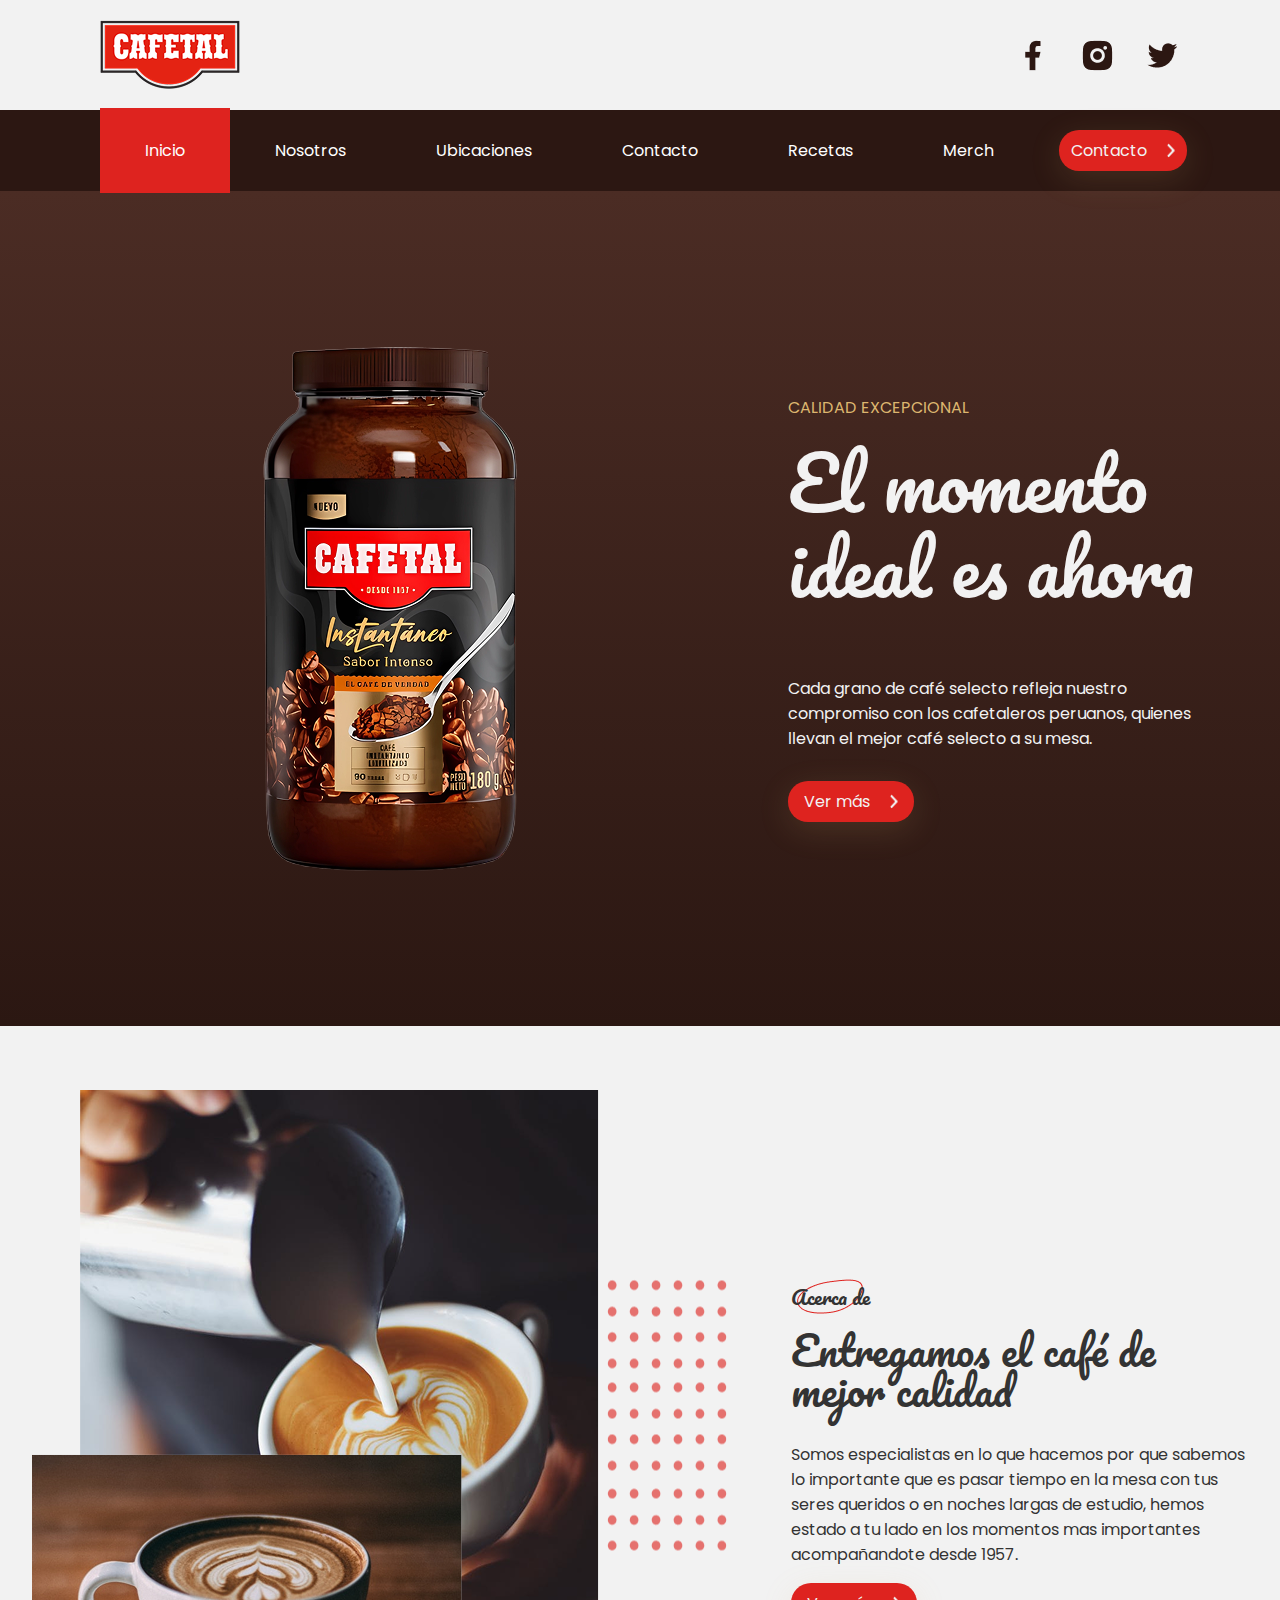
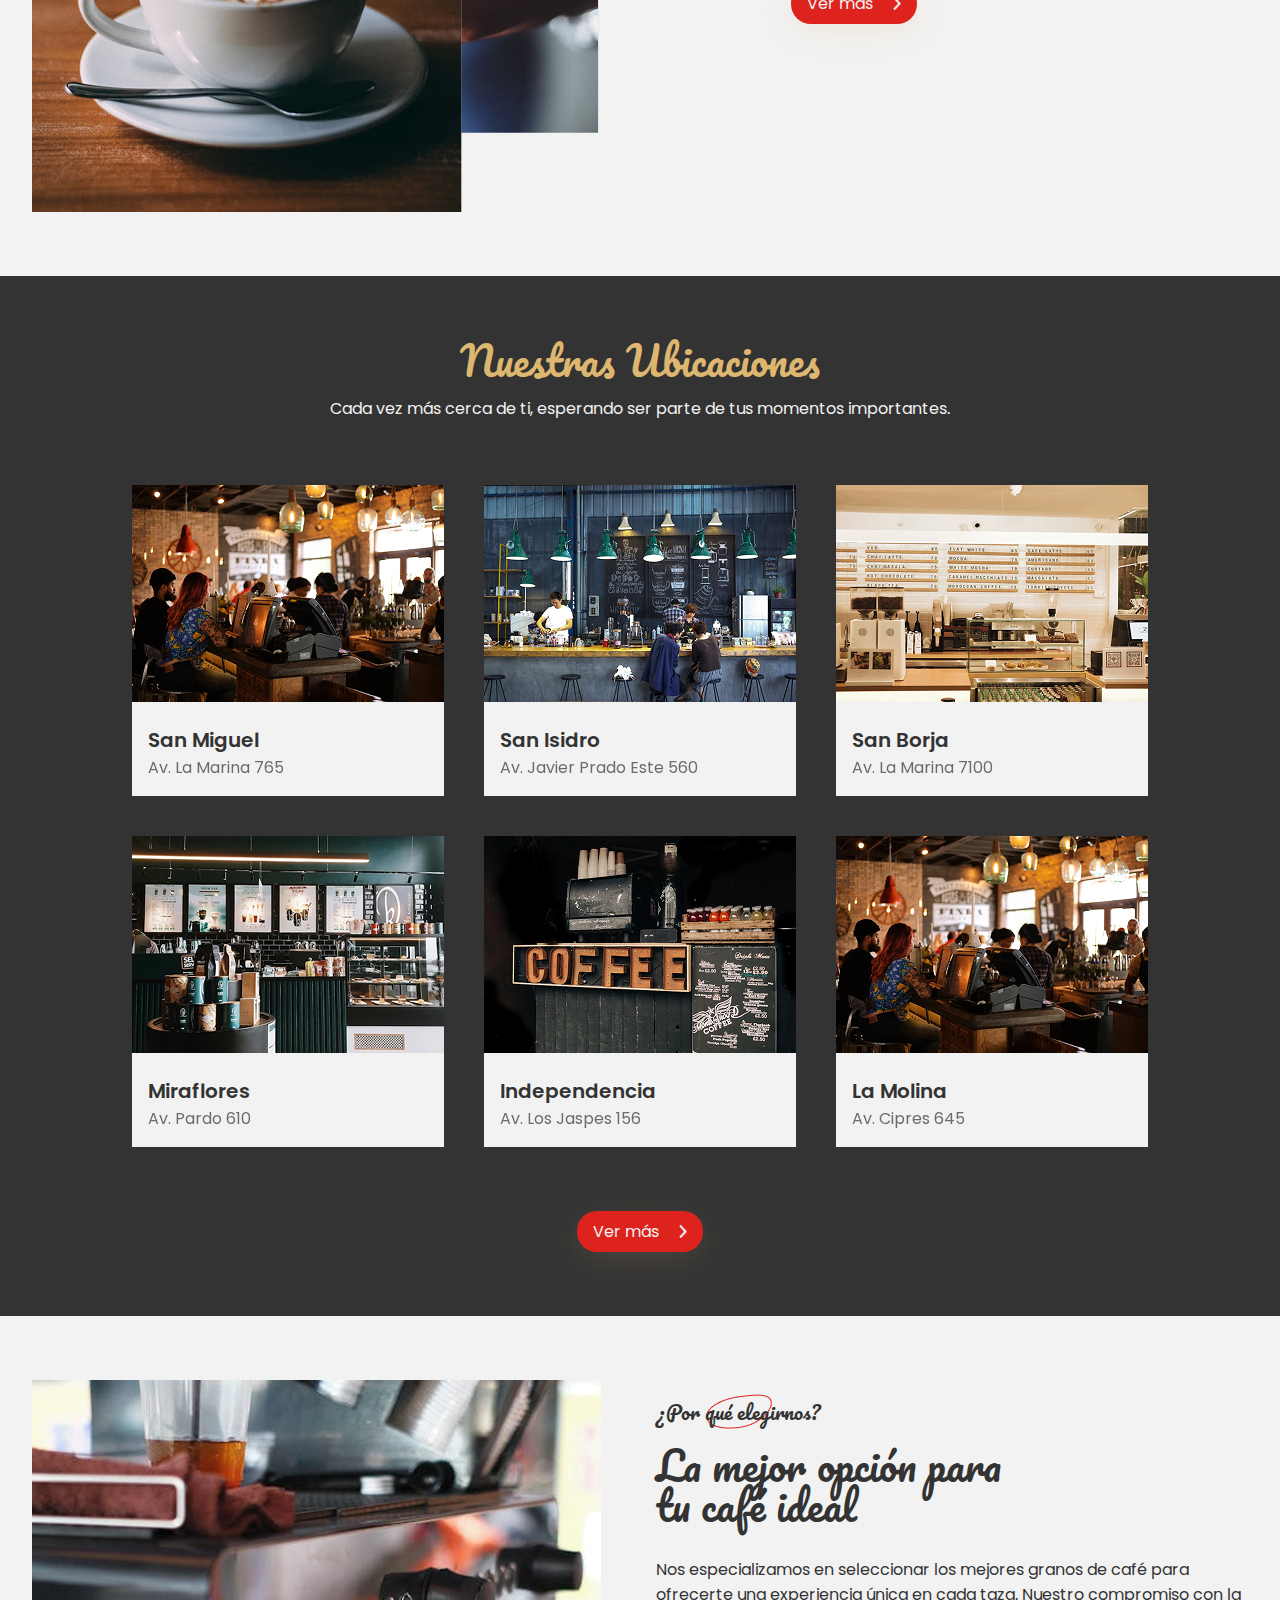
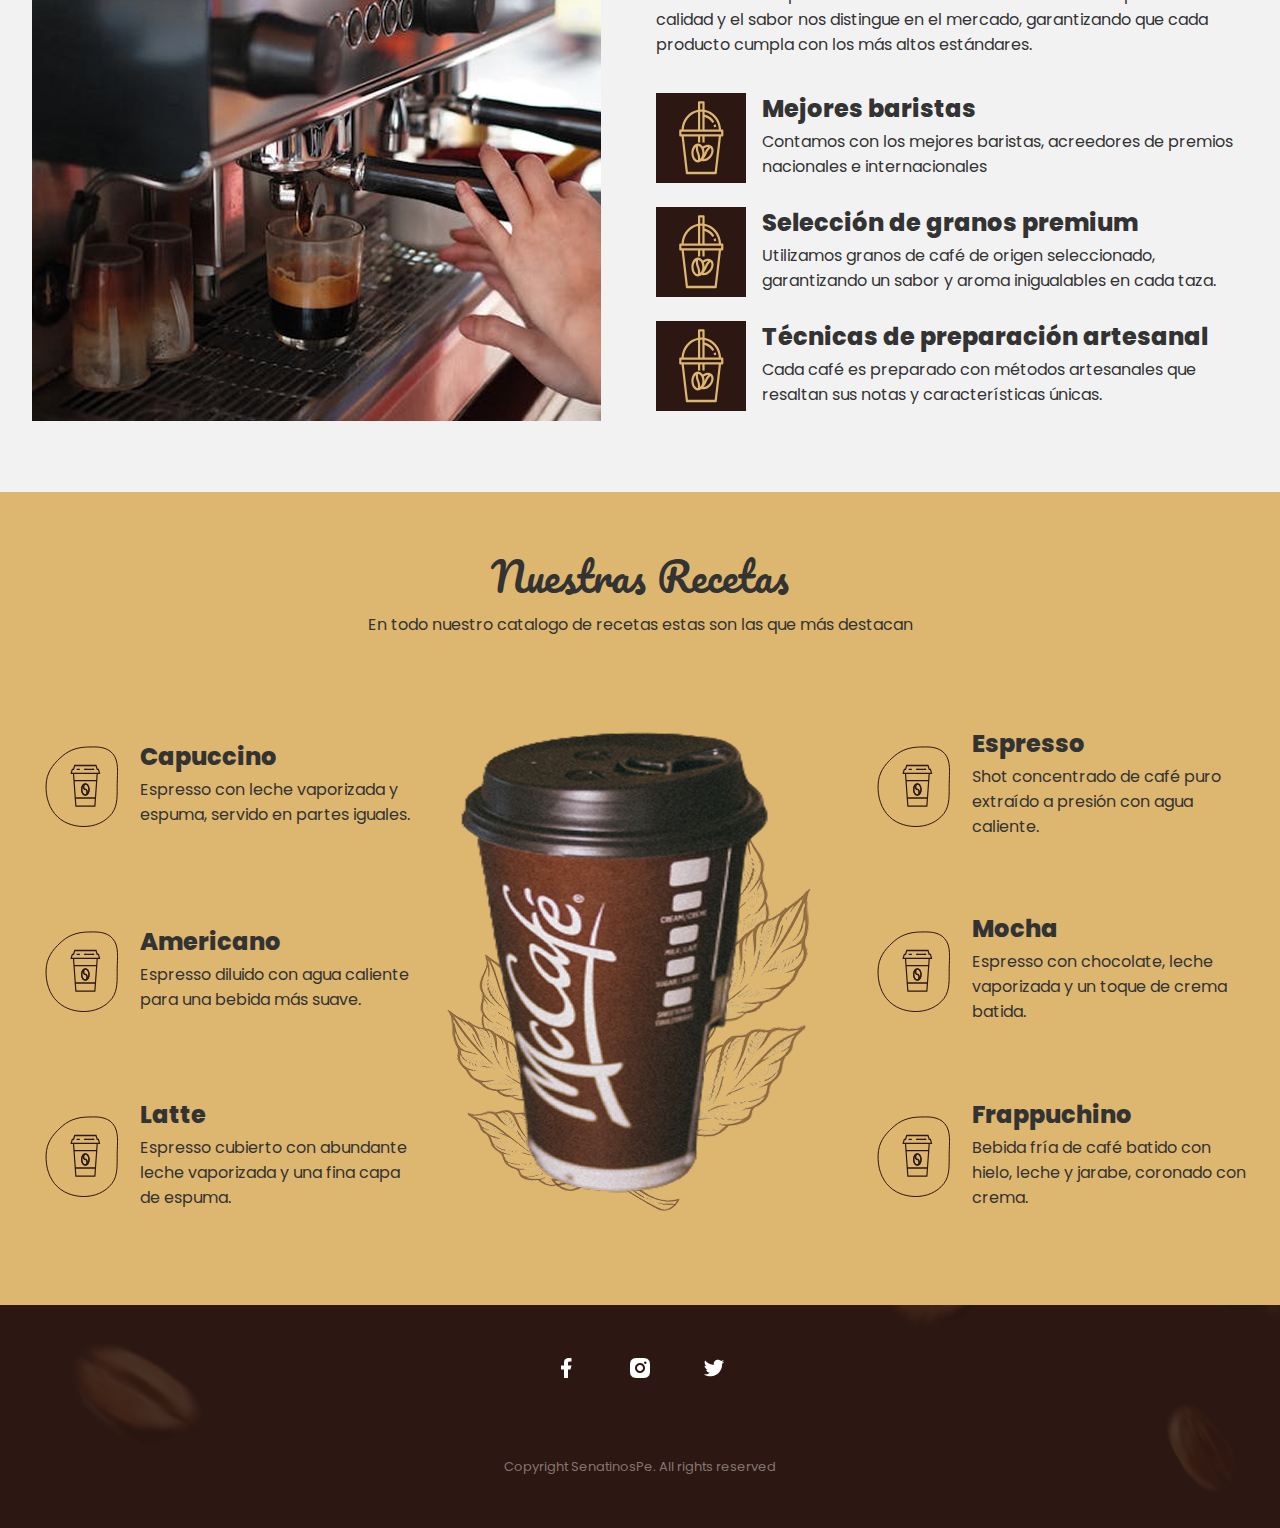
<file: paginas/index.html>
<!DOCTYPE html>
<html lang="es-pe">

<head>
    <meta charset="UTF-8">
    <meta name="viewport" content="width=device-width, initial-scale=1.0">
    <title>Cafetal</title>
    <link rel="stylesheet" href="/css/inicio.css">
    <link rel="stylesheet" href="/css/header.css">
</head>

<body>

    <header class="mainHeader">
        <nav>
            <div class="container-1">
                <img src="../img/contacto/logo.png" alt="">
                <div class="redes">
                    <img src="../img/contacto/faceboook.png" alt="">
                    <img src="../img/contacto/ig.png" alt="">
                    <img src="../img/contacto/twitter.png" alt="">
                </div>
            </div>

            <div class="container-2">
                <ul class="menu-horizontal">
                    <li><a class="activo" href="index.html">Inicio</a></li>
                    <li><a class="desactivado" href="nosotros.html">Nosotros</a></li>
                    <li><a class="desactivado" href="locales.html">Ubicaciones</a></li>
                    <li><a class="desactivado" href="contacto.html">Contacto</a></li>
                    <li><a class="desactivado" href="recetas.html">Recetas</a></li>
                    <li><a class="desactivado" href="merch.html">Merch</a></li>
                </ul>
                <div class="menu-hamburguesa">
                    <img src="..//img/contacto/logo.png" alt="">
                    <img src="../img/contacto/menu.png" alt="Menú" class="abrir-menu">
                </div>
                <a href="contacto.html" class="btn boton-contacto">
                    Contacto
                    <img class="flecha" src="../img/contacto/Flecha.png" alt="">
                </a>
            </div>
            <div id="overlay"></div>
        </nav>


    </header>

    <main>
        <section class="container-portada">
            <img src="/img/inicio/hero.png" alt="">
            <article class="section2">
                <p class="text_1">CALIDAD EXCEPCIONAL</p>
                <h1 class="text_2">El momento <br> ideal es ahora</h1>
                <p class="text_3">Cada grano de café selecto refleja nuestro compromiso con los cafetaleros peruanos,
                    quienes llevan el mejor café selecto a su mesa.</p>
                <a href="nosotros.html"  class="btn boton-contacto">
                    Ver más
                    <img class="flecha" src="../img/contacto/Flecha.png" alt="">
                </a>
            </article>
        </section>

        <section id="AboutUs">
            <div class="container">
                <div class="media">
                    <img src="/img/inicio/about-us-1.png" alt="Imagen Acerca de-1">
                    <img src="/img/inicio/about-us-2.png" alt="Imagen Acerca de-2">
                    <img src="/img/inicio/about-us-dots.png" alt="Imagen Acerca de Puntos">
                </div>

                <div class="content">
                    <p class="subheading">Acerca de</p>
                    <h2>Entregamos el café de mejor calidad</h2>
                    <p>Somos especialistas en lo que hacemos por que sabemos lo importante que es pasar tiempo en la
                        mesa
                        con tus seres queridos o en noches largas de estudio, hemos estado a tu lado en los momentos mas
                        importantes acompañandote desde 1957.</p>
                    <a href="nosotros.html" class="btn">
                        Ver más
                        <img class="flecha" src="../img/contacto/Flecha.png" alt="">
                    </a>
                </div>
            </div>
        </section>

        <section id="Locations">
            <div class="container">
                <header class="heading">
                    <h2>Nuestras Ubicaciones</h2>
                    <p>Cada vez más cerca de ti, esperando ser parte de tus momentos importantes.</p>
                </header>

                <div class="card-wrapper">
                    <article class="location-card">
                        <img src="/img/inicio/location-1.png" alt="">
                        <div class="card-info">
                            <p class="card-title">San Miguel</p>
                            <p class="card-address">Av. La Marina 765</p>
                        </div>
                    </article>
                    <article class="location-card">
                        <img src="/img/inicio/location-2.png" alt="">
                        <div class="card-info">
                            <p class="card-title">San Isidro</p>
                            <p class="card-address">Av. Javier Prado Este 560</p>
                        </div>
                    </article>
                    <article class="location-card">
                        <img src="/img/inicio/location-3.png" alt="">
                        <div class="card-info">
                            <p class="card-title">San Borja</p>
                            <p class="card-address">Av. La Marina 7100</p>
                        </div>
                    </article>
                    <article class="location-card">
                        <img src="/img/inicio/location-4.png" alt="">
                        <div class="card-info">
                            <p class="card-title">Miraflores</p>
                            <p class="card-address">Av. Pardo 610</p>
                        </div>
                    </article>
                    <article class="location-card">
                        <img src="/img/inicio/location-5.png" alt="">
                        <div class="card-info">
                            <p class="card-title">Independencia</p>
                            <p class="card-address">Av. Los Jaspes 156</p>
                        </div>
                    </article>
                    <article class="location-card">
                        <img src="/img/inicio/location-1.png" alt="">
                        <div class="card-info">
                            <p class="card-title">La Molina</p>
                            <p class="card-address">Av. Cipres 645</p>
                        </div>
                    </article>
                </div>

                <a href="locales.html" class="btn">
                    Ver más
                    <img class="flecha" src="../img/contacto/Flecha.png" alt="">
                </a>
            </div>
        </section>

        <section id="WhyUs">
            <div class="container">
                <div class="media">
                    <img src="/img/inicio/why-us.png" alt="Imagen Por qué elegirnos">
                </div>

                <div class="content">
                    <p class="subheading">¿Por qué elegirnos?</p>
                    <h2>La mejor opción para <br> tu café ideal</h2>
                    <p>Nos especializamos en seleccionar los mejores granos de café para ofrecerte una experiencia única
                        en
                        cada taza. Nuestro compromiso con la calidad y el sabor nos distingue en el mercado,
                        garantizando
                        que cada producto cumpla con los más altos estándares.</p>
                    <ul class="features">
                        <li class="feature">
                            <div class="icon">
                                
                            </div>
                            <div class="content">
                                <h3>Mejores baristas</h3>
                                <p>Contamos con los mejores baristas, acreedores de premios nacionales e internacionales
                                </p>
                            </div>
                        </li>

                        <li class="feature">
                            <div class="icon">

                            </div>
                            <div class="content">
                                <h3>Selección de granos premium</h3>
                                <p>Utilizamos granos de café de origen seleccionado, garantizando un sabor y aroma
                                    inigualables en cada taza.</p>
                            </div>
                        </li>

                        <li class="feature">
                            <div class="icon">
   
                            </div>
                            <div class="content">
                                <h3>Técnicas de preparación artesanal</h3>
                                <p>Cada café es preparado con métodos artesanales que resaltan sus notas y
                                    características
                                    únicas.</p>
                            </div>
                        </li>

                    </ul>
                </div>
            </div>
        </section>

        <section id="Recipes">
            <div class="container">
                <header class="heading">
                    <h2>Nuestras Recetas</h2>
                    <p>En todo nuestro catalogo de recetas estas son las que más destacan</p>
                </header>

                <div class="recetas-wrapper">
                    <article class="receta-card">
                        <div class="icon">
                        </div>
                        <div class="content">
                            <h3>Capuccino</h3>
                            <p>Espresso con leche vaporizada y espuma, servido en partes iguales.</p>
                        </div>
                    </article>
                    <article class="receta-card">
                        <div class="icon">
                        </div>
                        <div class="content">
                            <h3>Espresso</h3>
                            <p>Shot concentrado de café puro extraído a presión con agua caliente.</p>
                        </div>
                    </article>
                    <article class="receta-card">
                        <div class="icon">
                        </div>
                        <div class="content">
                            <h3>Americano</h3>
                            <p>Espresso diluido con agua caliente para una bebida más suave.</p>
                        </div>
                    </article>
                    <article class="receta-card">
                        <div class="icon">
                        </div>
                        <div class="content">
                            <h3>Mocha</h3>
                            <p>Espresso con chocolate, leche vaporizada y un toque de crema batida.</p>
                        </div>
                    </article>
                    <article class="receta-card">
                        <div class="icon">
                        </div>
                        <div class="content">
                            <h3>Latte</h3>
                            <p>Espresso cubierto con abundante leche vaporizada y una fina capa de espuma.</p>
                        </div>
                    </article>
                    <article class="receta-card">
                        <div class="icon">
                        </div>
                        <div class="content">
                            <h3>Frappuchino</h3>
                            <p>Bebida fría de café batido con hielo, leche y jarabe, coronado con crema.</p>
                        </div>
                    </article>
                    <img src="/img/inicio/recetas-img.png" alt="">
                </div>
            </div>
        </section>
    </main>

    <footer>
        <div class="redes-inversos">
            <a href=""><img src="../img/contacto/ri_facebook-fill.png" alt=""></a>

            <a href=""><img src="../img/contacto/ri_instagram-fill.png" alt=""></a>

            <a href=""><img src="../img/contacto/ri_twitter-fill.png" alt=""></a>
        </div>
        <p>Copyright SenatinosPe. All rights reserved</p>
    </footer>

    <script src="/js/header.js"></script>
    <script src="/js/renderIcons.js"></script>
</body>

</html>
</file>
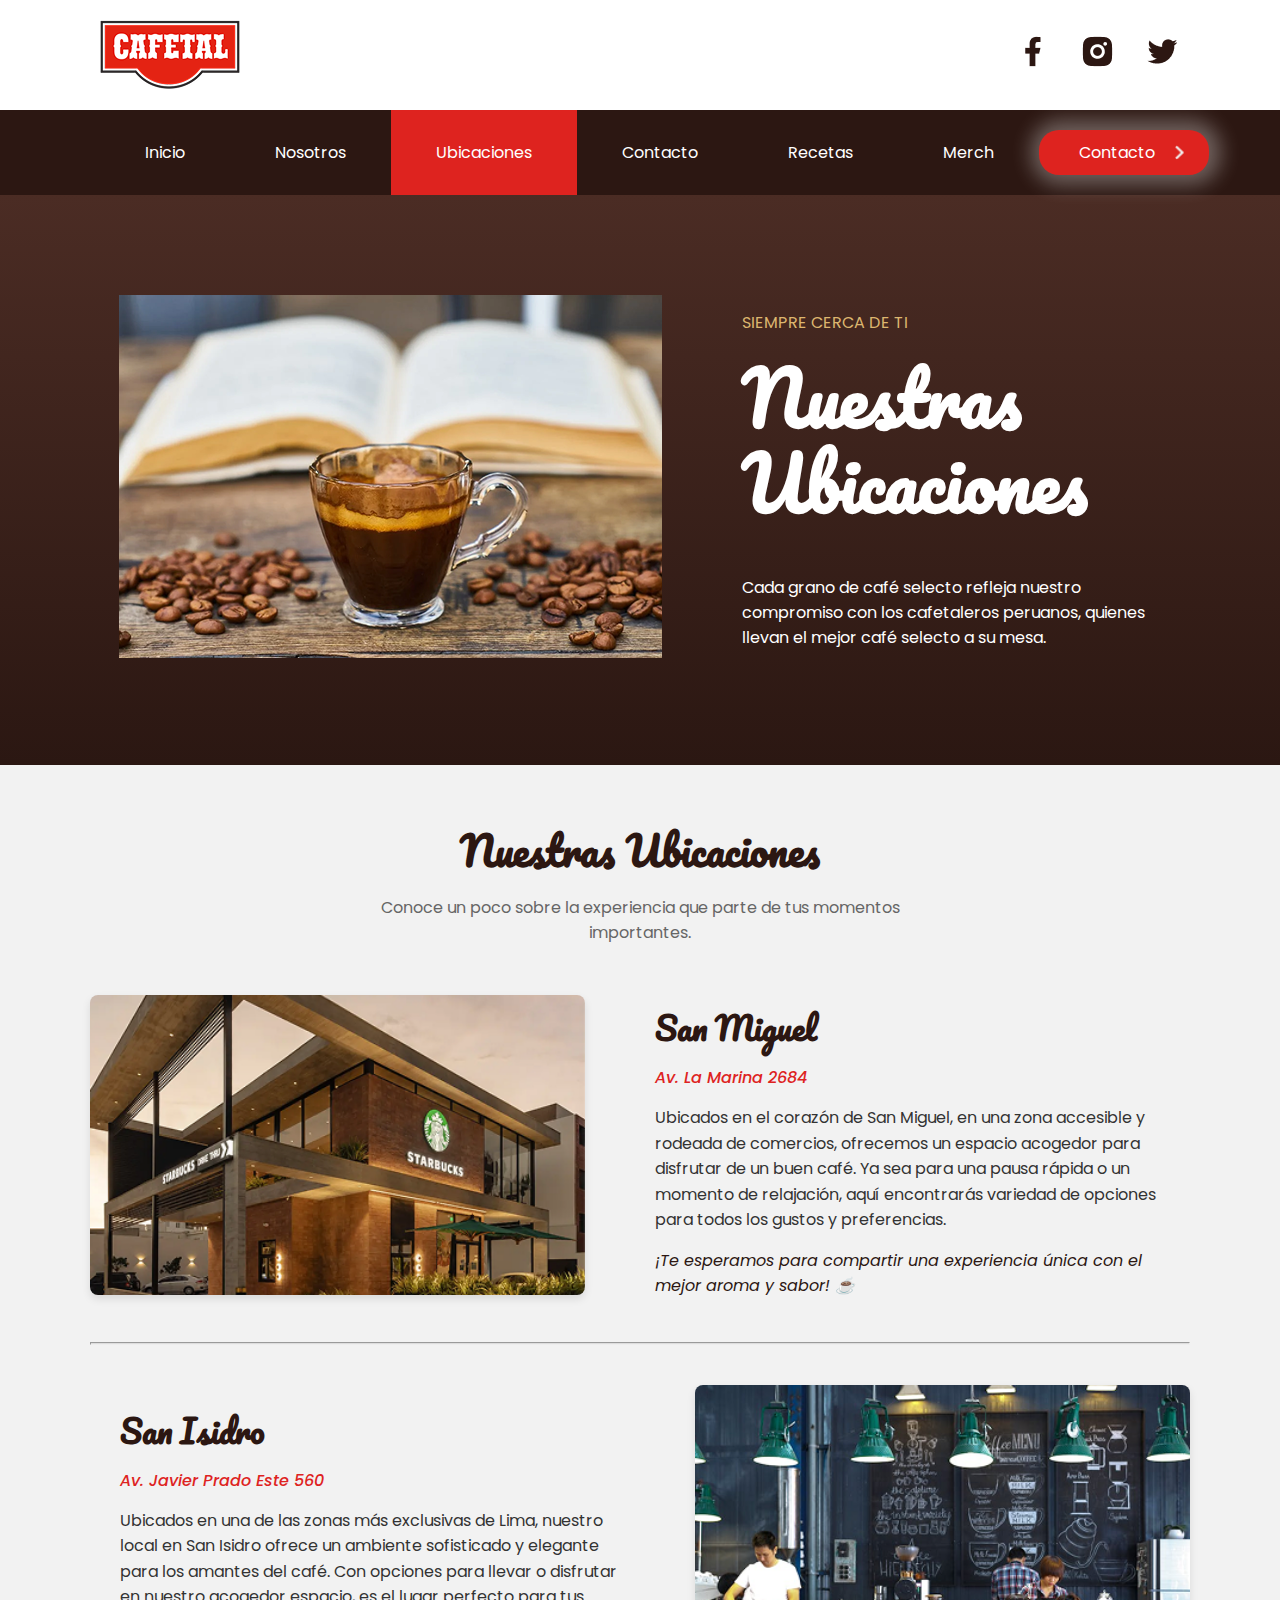
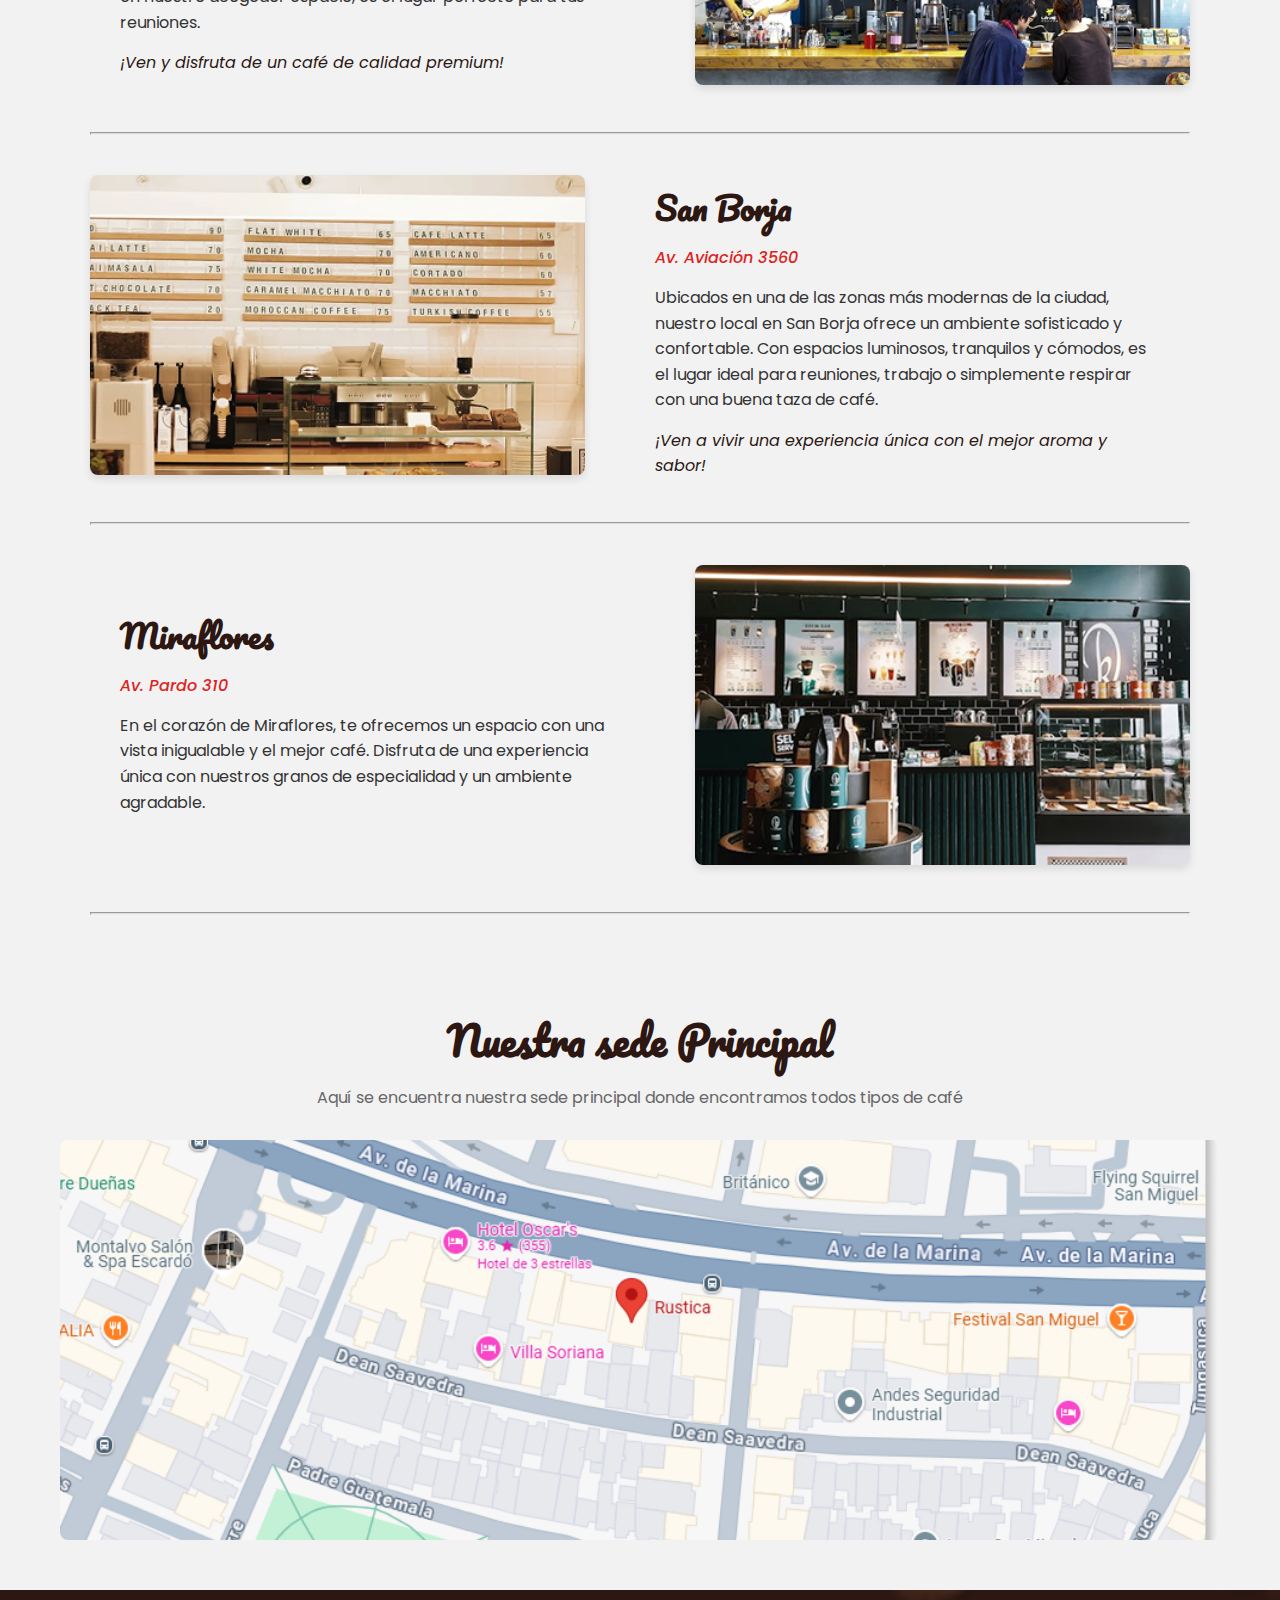
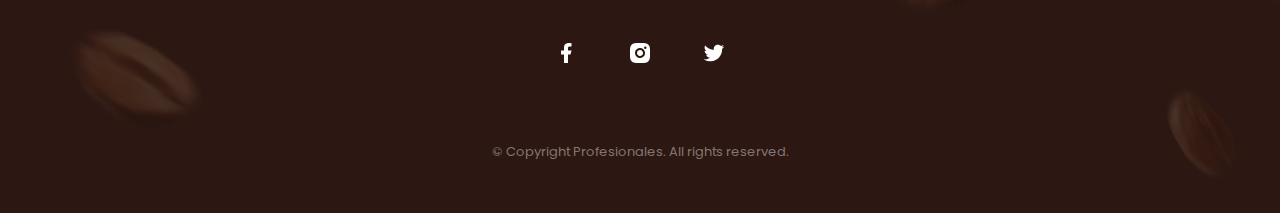
<file: paginas/locales.html>
<!DOCTYPE html>
<html lang="es-pe">

<head>
    <meta charset="UTF-8">
    <meta name="viewport" content="width=device-width, initial-scale=1.0">
    <title>Cafetal - Ubicaciones</title>
    <link rel="stylesheet" href="/css/locales.css">
    <script src="../js/header.js"></script>
</head>

<body>

    <header>
        <nav>
            <section class="container-1">
                <img src="/img/locales/logo.png" alt="Logo Cafetal">
                <ul class="redes">
                    <li><a href="#"><img src="/img/locales/faceboook.png" alt="Facebook"></a></li>
                    <li><a href="#"><img src="/img/locales/ig.png" alt="Instagram"></a></li>
                    <li><a href="#"><img src="/img/locales/twitter.png" alt="Twitter"></a></li>
                </ul>
            </section>

            <section class="container-2">
                <nav>
                    <ul class="menu-horizontal">
                        <li><a class="desactivado" href="index.html">Inicio</a></li>
                        <li><a class="desactivado" href="nosotros.html">Nosotros</a></li>
                        <li><a class="activo" href="locales.html">Ubicaciones</a></li>
                        <li><a class="desactivado" href="contacto.html">Contacto</a></li>
                        <li><a class="desactivado" href="recetas.html">Recetas</a></li>
                        <li><a class="desactivado" href="merch.html">Merch</a></li>
                    </ul>
                </nav>
                <section class="menu-hamburguesa">
                    <img src="/img/locales/logo.png" alt="Logo Cafetal">
                    <img src="/img/locales/menu.png" alt="Menú" class="abrir-menu" onclick="toggleMenu()">
                </section>
                <aside>
                    <a href="contacto.html" class="boton-contacto">
                        Contacto
                        <img class="flecha" src="/img/locales/Flecha.png" alt="Flecha">
                    </a>
                </aside>
            </section>
            <aside id="overlay" onclick=""></aside>
        </nav>
    </header>

    <!-- Portada -->
    <section class="container-portada">
        <figure class="section1">
            <img src="/img/locales/image (6).png" alt="Taza de café">
        </figure>

        <article class="section2">
            <p class="text_1">SIEMPRE CERCA DE TI</p>
            <h1 class="text_2">Nuestras<br>Ubicaciones</h1>
            <p class="text_3">Cada grano de café selecto refleja nuestro compromiso con los cafetaleros peruanos, quienes llevan el mejor café selecto a su mesa.</p>
        </article>
    </section>

    <!-- Sección de ubicaciones principal -->
    <section class="ubicaciones-titulo">
        <h2>Nuestras Ubicaciones</h2>
        <p>Conoce un poco sobre la experiencia que parte de tus momentos importantes.</p>
    </section>

    <!-- Ubicación San Miguel -->
    <article class="ubicacion-container">
        <figure class="ubicacion-imagen">
            <img src="/img/locales/sanmiguel.png" alt="Cafetería Cafetal en San Miguel">
        </figure>
        <section class="ubicacion-info">
            <h3>San Miguel</h3>
            <address class="ubicacion-direccion">Av. La Marina 2684</address>
            <p class="ubicacion-descripcion">Ubicados en el corazón de San Miguel, en una zona accesible y rodeada de comercios, ofrecemos un espacio acogedor para disfrutar de un buen café. Ya sea para una pausa rápida o un momento de relajación, aquí encontrarás variedad de opciones para todos los gustos y preferencias.</p>
            <p class="ubicacion-experiencia">¡Te esperamos para compartir una experiencia única con el mejor aroma y sabor! ☕</p>
        </section>
    </article>
    <hr class="separador">

    <!-- Ubicación San Isidro -->
    <article class="ubicacion-container reverse">
        <figure class="ubicacion-imagen">
            <img src="/img/locales/sanisidro.png" alt="Cafetería Cafetal en San Isidro">
        </figure>
        <section class="ubicacion-info">
            <h3>San Isidro</h3>
            <address class="ubicacion-direccion">Av. Javier Prado Este 560</address>
            <p class="ubicacion-descripcion">Ubicados en una de las zonas más exclusivas de Lima, nuestro local en San Isidro ofrece un ambiente sofisticado y elegante para los amantes del café. Con opciones para llevar o disfrutar en nuestro acogedor espacio, es el lugar perfecto para tus reuniones.</p>
            <p class="ubicacion-experiencia">¡Ven y disfruta de un café de calidad premium!</p>
        </section>
    </article>
    <hr class="separador">

    <!-- Ubicación San Borja -->
    <article class="ubicacion-container">
        <figure class="ubicacion-imagen">
            <img src="/img/locales/sanborja.png" alt="Cafetería Cafetal en San Borja">
        </figure>
        <section class="ubicacion-info">
            <h3>San Borja</h3>
            <address class="ubicacion-direccion">Av. Aviación 3560</address>
            <p class="ubicacion-descripcion">Ubicados en una de las zonas más modernas de la ciudad, nuestro local en San Borja ofrece un ambiente sofisticado y confortable. Con espacios luminosos, tranquilos y cómodos, es el lugar ideal para reuniones, trabajo o simplemente respirar con una buena taza de café.</p>
            <p class="ubicacion-experiencia">¡Ven a vivir una experiencia única con el mejor aroma y sabor!</p>
        </section>
    </article>
    <hr class="separador">

    <!-- Ubicación Miraflores -->
    <article class="ubicacion-container reverse">
        <figure class="ubicacion-imagen">
            <img src="/img/locales/miraflores.png" alt="Cafetería Cafetal en Miraflores">
        </figure>
        <section class="ubicacion-info">
            <h3>Miraflores</h3>
            <address class="ubicacion-direccion">Av. Pardo 310</address>
            <p class="ubicacion-descripcion">En el corazón de Miraflores, te ofrecemos un espacio con una vista inigualable y el mejor café. Disfruta de una experiencia única con nuestros granos de especialidad y un ambiente agradable.</p>
        </section>
    </article>
    <hr class="separador">

    <!-- Sección Sede Principal -->
    <section class="sede-principal">
        <h2>Nuestra sede Principal</h2>
        <p>Aquí se encuentra nuestra sede principal donde encontramos todos tipos de café</p>
        <figure class="mapa-container">
            <img src="/img/locales/image 76.png" alt="Mapa de ubicación de la sede principal">
        </figure>
    </section>

    <!-- Footer -->
    <footer>
        <ul class="footer-redes">
            <li><a href="#"><img src="/img/locales/ri_facebook-fill.png" alt="Facebook"></a></li>
            <li><a href="#"><img src="/img/locales/ri_instagram-fill.png" alt="Instagram"></a></li>
            <li><a href="#"><img src="/img/locales/ri_twitter-fill.png" alt="Twitter"></a></li>
        </ul>
        <p class="footer-copyright">© Copyright Profesionales. All rights reserved.</p>
    </footer>

</body>
</html>
</file>
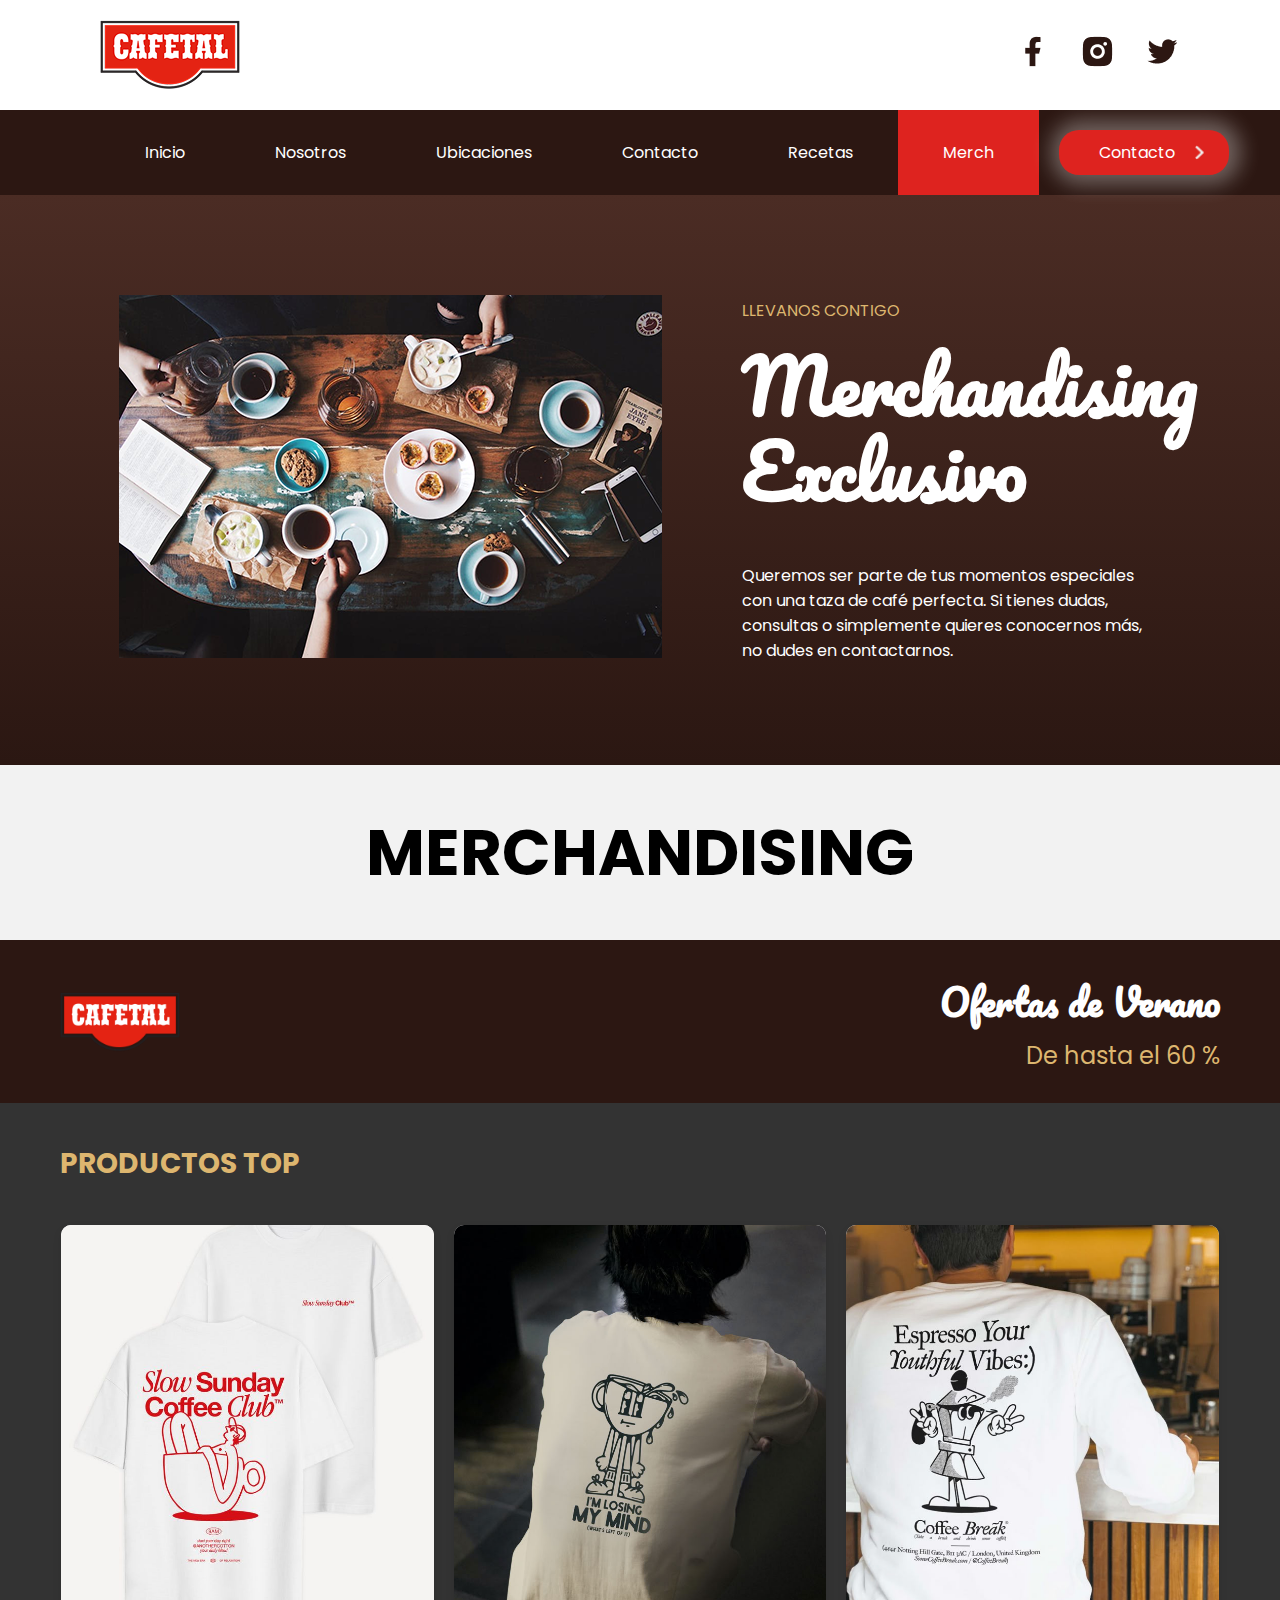
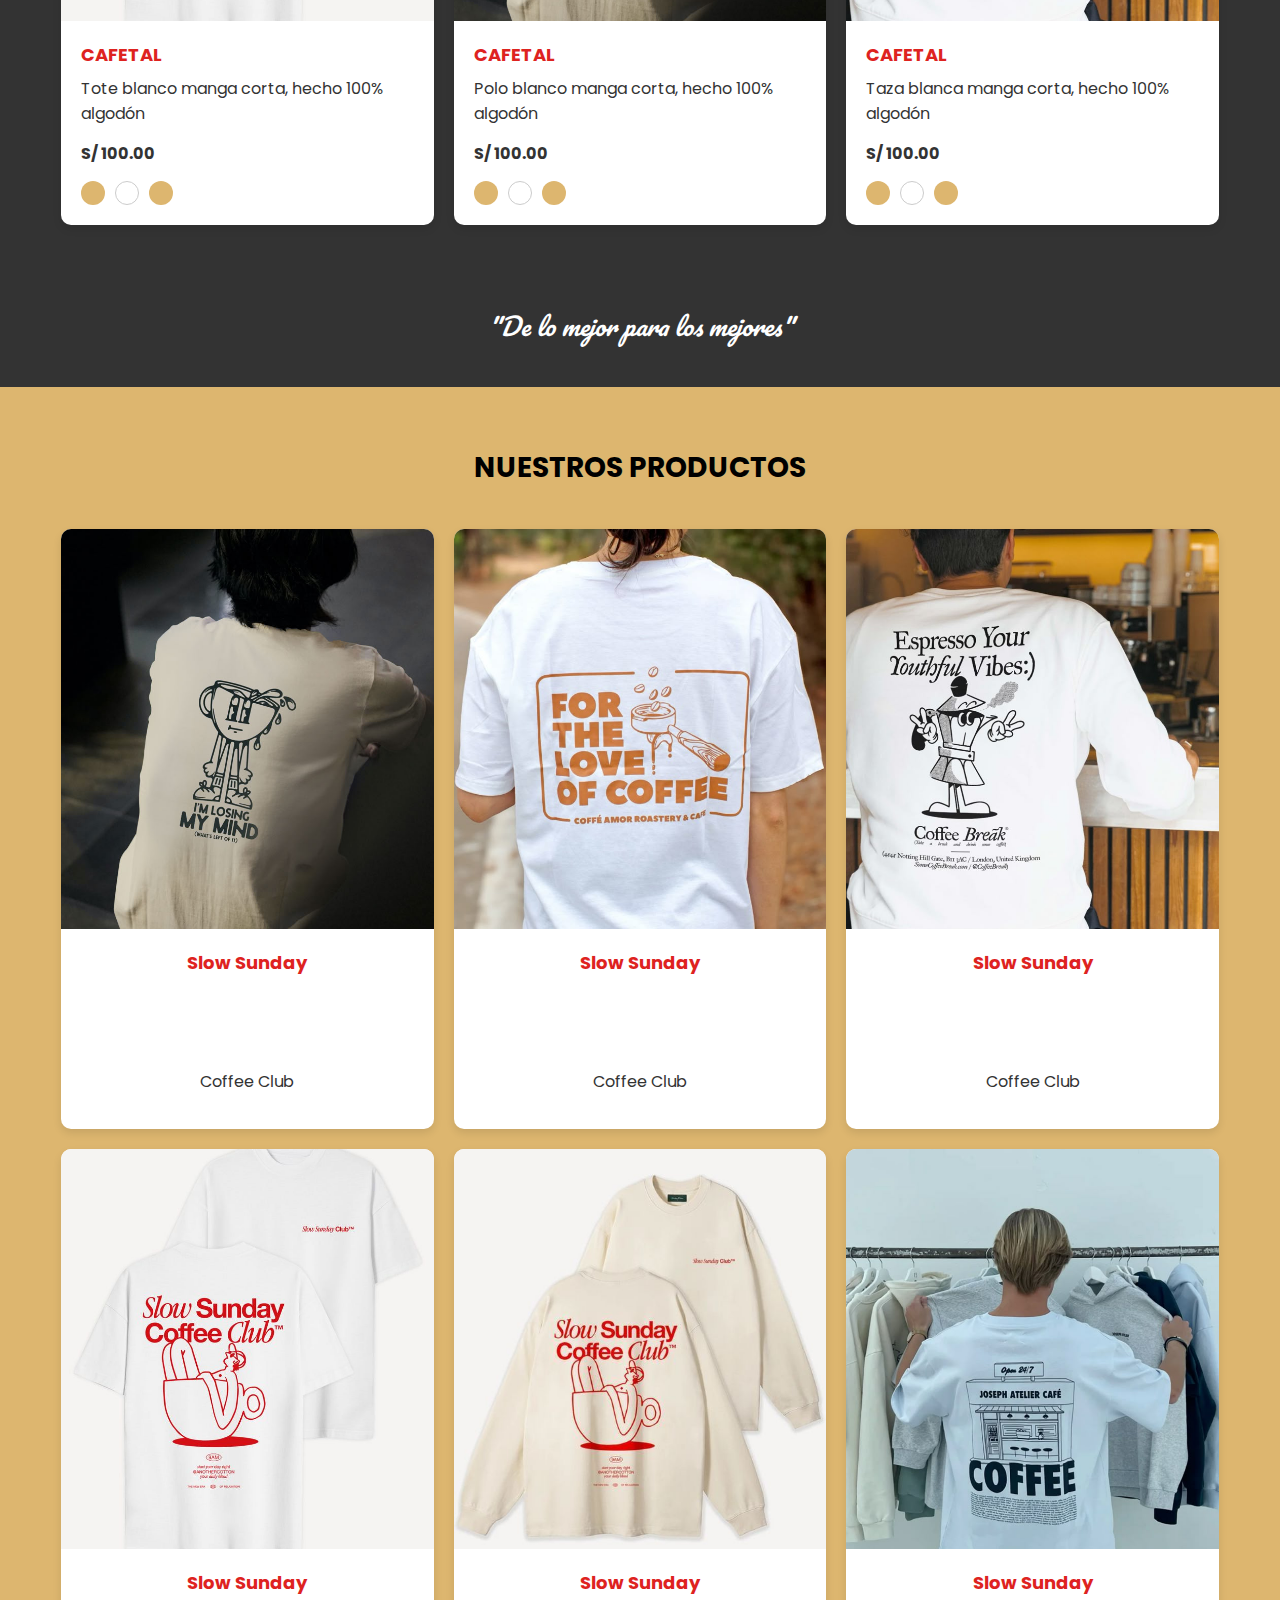
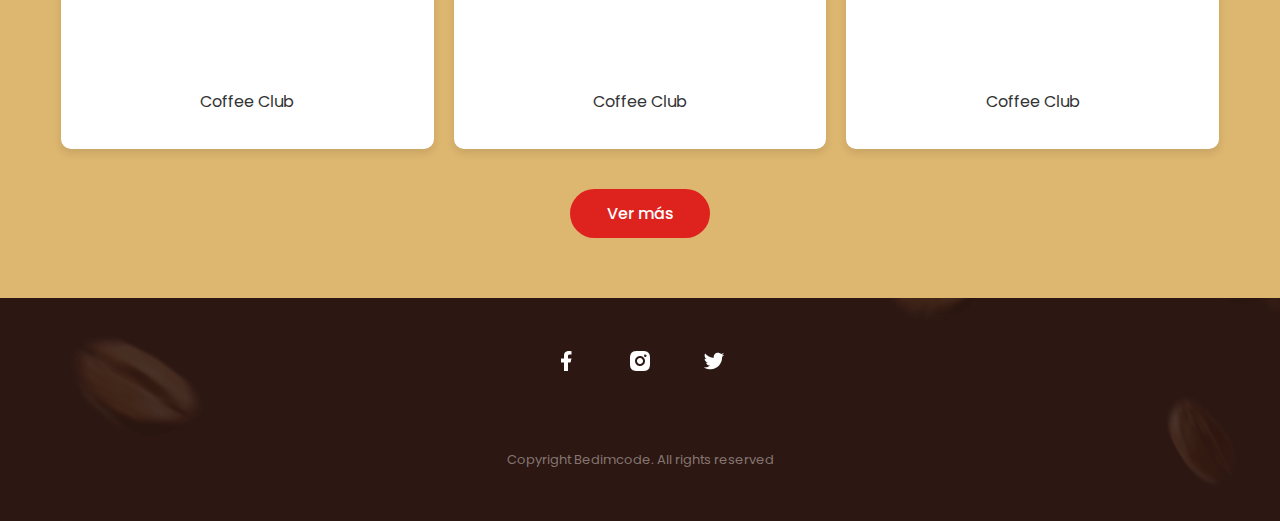
<file: paginas/merch.html>
<!DOCTYPE html>
<html lang="es">
<head>
    <meta charset="UTF-8">
    <meta name="viewport" content="width=device-width, initial-scale=1.0">
    <title>CAFETAL - Merch</title>
    <link rel="stylesheet" href="../css/merch.css">
    <link rel="stylesheet" href="https://cdnjs.cloudflare.com/ajax/libs/font-awesome/5.15.4/css/all.min.css">
    <script src="/js/header.js"></script>
</head>
<body>

    <header>
        <nav aria-label="Navegación principal">
            <section class="container-1">
                <img src="../img/contacto/logo.png" alt="Logo CAFETAL">
                <section class="redes">
                    <a href="#" aria-label="Facebook"><img src="../img/contacto/faceboook.png" alt="Facebook"></a>
                    <a href="#" aria-label="Instagram"><img src="../img/contacto/ig.png" alt="Instagram"></a>
                    <a href="#" aria-label="Twitter"><img src="../img/contacto/twitter.png" alt="Twitter"></a>
                </section>
            </section>

            <section class="container-2">
                <ul class="menu-horizontal">
                    <li><a class="desactivado" href="index.html">Inicio</a></li>
                    <li><a class="desactivado" href="nosotros.html">Nosotros</a></li>
                    <li><a class="desactivado" href="locales.html">Ubicaciones</a></li>
                    <li><a class="desactivado" href="contacto.html">Contacto</a></li>
                    <li><a class="desactivado" href="recetas.html">Recetas</a></li>
                    <li><a class="activo" href="merch.html">Merch</a></li>
                </ul>
                <section class="menu-hamburguesa">
                    <img src="../img/contacto/logo.png" alt="Logo CAFETAL">
                    <img src="../img/contacto/menu.png" alt="Menú" class="abrir-menu">
                </section>
                <a href="contacto.html" class="boton-contacto" aria-label="Contacto">
                    Contacto
                    <img class="flecha" src="../img/contacto/Flecha.png" alt="Flecha">
                </a>
            </section>
            <div id="overlay"></div>
        </nav>
    </header>

    <main class="container-portada">
        <figure class="section1">
            <img src="../img/contacto/portada contacto.png" alt="Imagen de portada">
        </figure>

        <section class="section2">
            <p class="text_1">LLEVANOS CONTIGO</p>
            <h1 class="text_2">Merchandising <br>Exclusivo</h1>
            <p class="text_3">Queremos ser parte de tus momentos especiales con una taza de café perfecta. Si tienes dudas, consultas o simplemente quieres conocernos más, no dudes en contactarnos.</p>
        </section>
    </main>

    <section class="seccion-titulo">
        <h2 class="titulo-principal">MERCHANDISING</h2>
    </section>
    
    <section class="ofertas-verano">
        <section class="container">
            <figure class="logo">
                <img src="../img/merch/cafetal-cafetal-principal-generico.png" alt="Logo CAFETAL"> 
            </figure>
            <section class="texto-ofertas">
                <h2>Ofertas de Verano</h2>
                <p>De hasta el 60 %</p>
            </section>
        </section>
    </section>
    
    <section class="productos-destacados">
        <section class="container">
            <h2>PRODUCTOS TOP</h2>
            <section class="grid-productos">
                <article class="tarjeta-producto">
                    <figure class="imagen-producto">
                        <img src="../img/merch/cafe 4.jpg" alt="Bolsa de tela">
                    </figure>
                    <section class="info-producto">
                        <h3>CAFETAL</h3>
                        <p>Tote blanco manga corta, hecho 100% algodón</p>
                        <p class="precio-producto">S/ 100.00</p>
                        <section class="opciones-color">
                            <span class="opcion-color beige"></span>
                            <span class="opcion-color blanco"></span>
                            <span class="opcion-color beige"></span>
                        </section>
                    </section>
                </article>
                <article class="tarjeta-producto">
                    <figure class="imagen-producto">
                        <img src="../img/merch/cafe 1.jpg" alt="Camiseta">
                    </figure>
                    <section class="info-producto">
                        <h3>CAFETAL</h3>
                        <p>Polo blanco manga corta, hecho 100% algodón</p>
                        <p class="precio-producto">S/ 100.00</p>
                        <section class="opciones-color">
                            <span class="opcion-color beige"></span>
                            <span class="opcion-color blanco"></span>
                            <span class="opcion-color beige"></span>
                        </section>
                    </section>
                </article>
                <article class="tarjeta-producto">
                    <figure class="imagen-producto">
                        <img src="../img/merch/cafe 3.jpg" alt="Taza">
                    </figure>
                    <section class="info-producto">
                        <h3>CAFETAL</h3>
                        <p>Taza blanca manga corta, hecho 100% algodón</p>
                        <p class="precio-producto">S/ 100.00</p>
                        <section class="opciones-color">
                            <span class="opcion-color beige"></span>
                            <span class="opcion-color blanco"></span>
                            <span class="opcion-color beige"></span>
                        </section>
                    </section>
                </article>
            </section>
        </section>
    </section>
    
    <blockquote class="cita">
        "De lo mejor para los mejores"
    </blockquote>
    
    <section class="nuestros-productos">
        <section class="container">
            <h2>NUESTROS PRODUCTOS</h2>
            <section class="grid-productos">
                <article class="tarjeta-producto">
                    <figure class="imagen-producto">
                        <img src="../img/merch/cafe 1.jpg" alt="Slow Sunday 1">
                    </figure>
                    <section class="info-producto">
                        <h3>Slow Sunday</h3>
                        <p>Coffee Club</p>
                    </section>
                </article>
                <article class="tarjeta-producto">
                    <figure class="imagen-producto">
                        <img src="../img/merch/Coffee shirt design.jpg" alt="Slow Sunday 2">
                    </figure>
                    <section class="info-producto">
                        <h3>Slow Sunday</h3>
                        <p>Coffee Club</p>
                    </section>
                </article>
                <article class="tarjeta-producto">
                    <figure class="imagen-producto">
                        <img src="../img/merch/cafe 3.jpg" alt="Slow Sunday 3">
                    </figure>
                    <section class="info-producto">
                        <h3>Slow Sunday</h3>
                        <p>Coffee Club</p>
                    </section>
                </article>
                <article class="tarjeta-producto">
                    <figure class="imagen-producto">
                        <img src="../img/merch/cafe 4.jpg" alt="Slow Sunday 4">
                    </figure>
                    <section class="info-producto">
                        <h3>Slow Sunday</h3>
                        <p>Coffee Club</p>
                    </section>
                </article>
                <article class="tarjeta-producto">
                    <figure class="imagen-producto">
                        <img src="../img/merch/descarga.jpg" alt="Slow Sunday 5">
                    </figure>
                    <section class="info-producto">
                        <h3>Slow Sunday</h3>
                        <p>Coffee Club</p>
                    </section>
                </article>
                <article class="tarjeta-producto">
                    <figure class="imagen-producto">
                        <img src="../img/merch/Joseph atelier.jpg" alt="Slow Sunday 6">
                    </figure>
                    <section class="info-producto">
                        <h3>Slow Sunday</h3>
                        <p>Coffee Club</p>
                    </section>
                </article>
            </section>
            <a href="#" class="ver-mas">Ver más</a>
        </section>
    </section>

    <footer>
        <section class="redes-inversos">
            <a href="#" aria-label="Facebook"><img src="../img/contacto/ri_facebook-fill.png" alt="Facebook"></a>
            <a href="#" aria-label="Instagram"><img src="../img/contacto/ri_instagram-fill.png" alt="Instagram"></a>
            <a href="#" aria-label="Twitter"><img src="../img/contacto/ri_twitter-fill.png" alt="Twitter"></a>
        </section>
        <p>Copyright Bedimcode. All rights reserved</p>
    </footer>

</body>
</html>
</file>
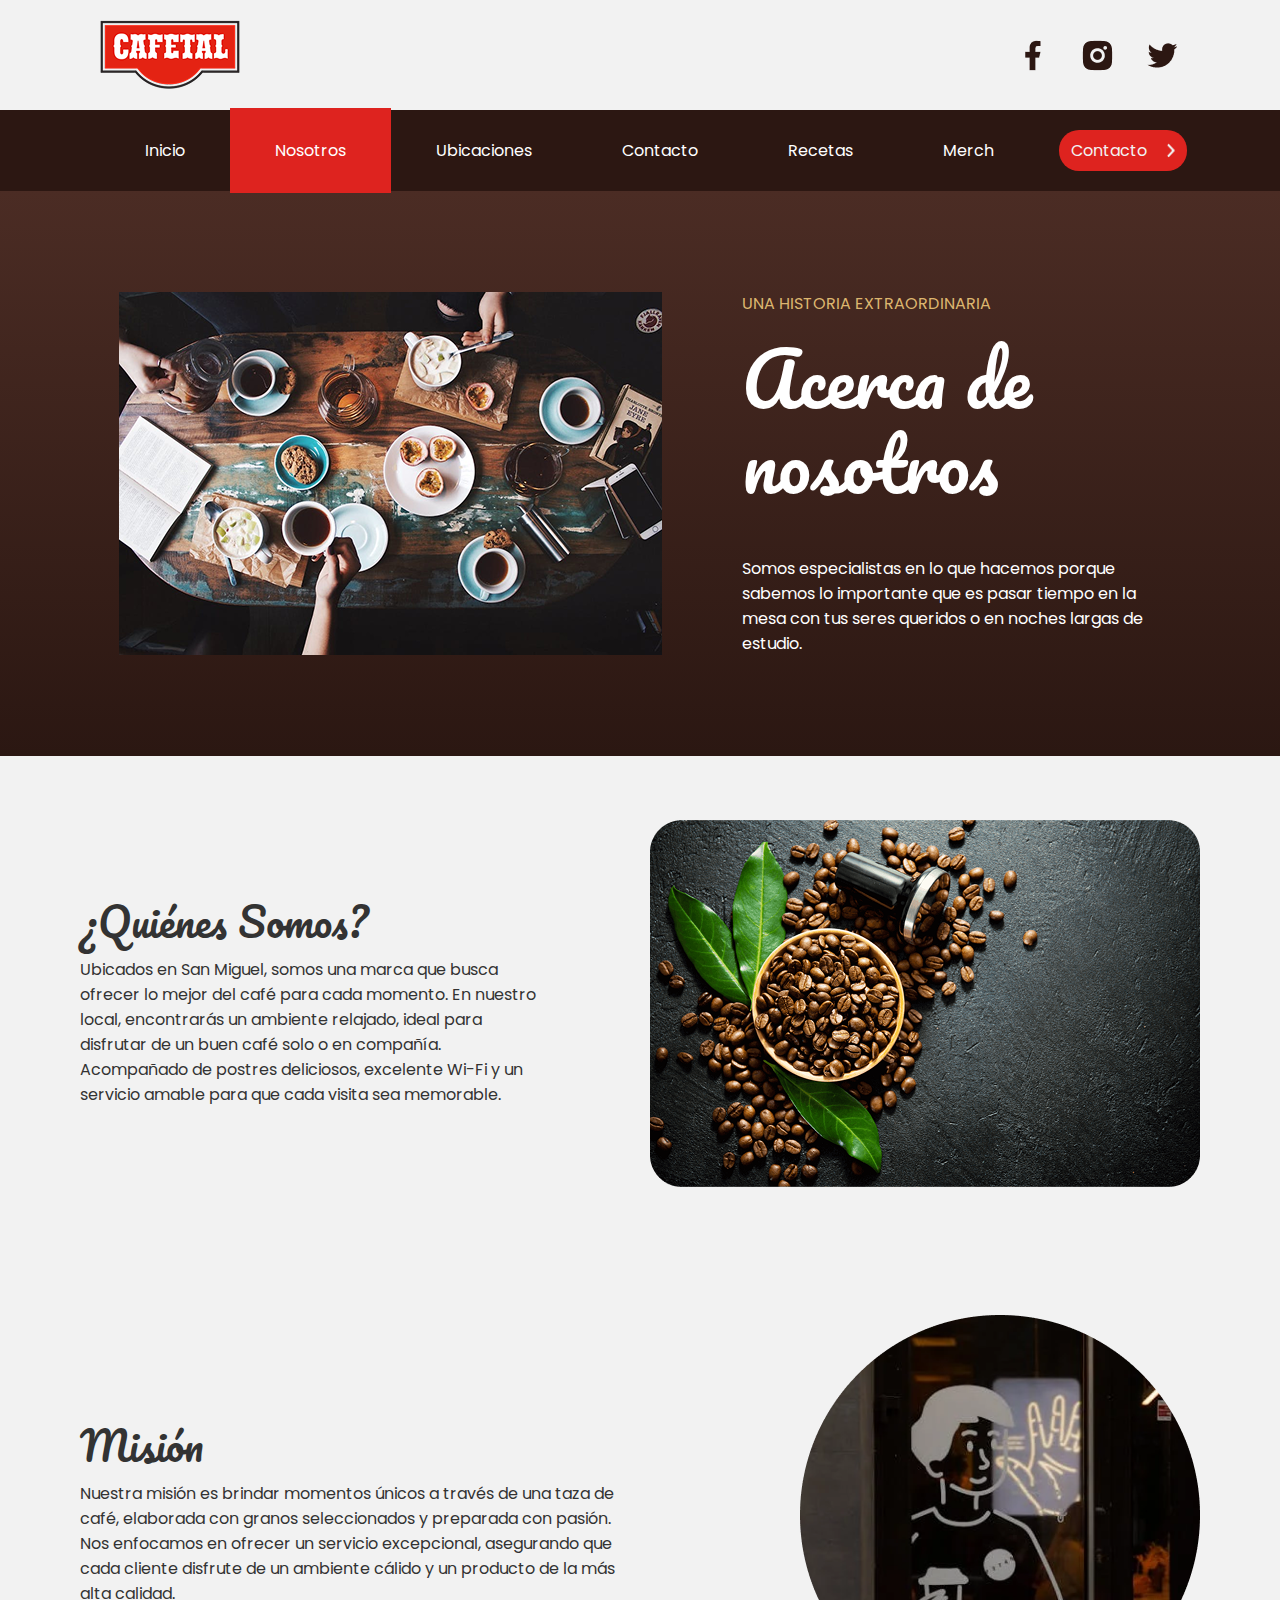
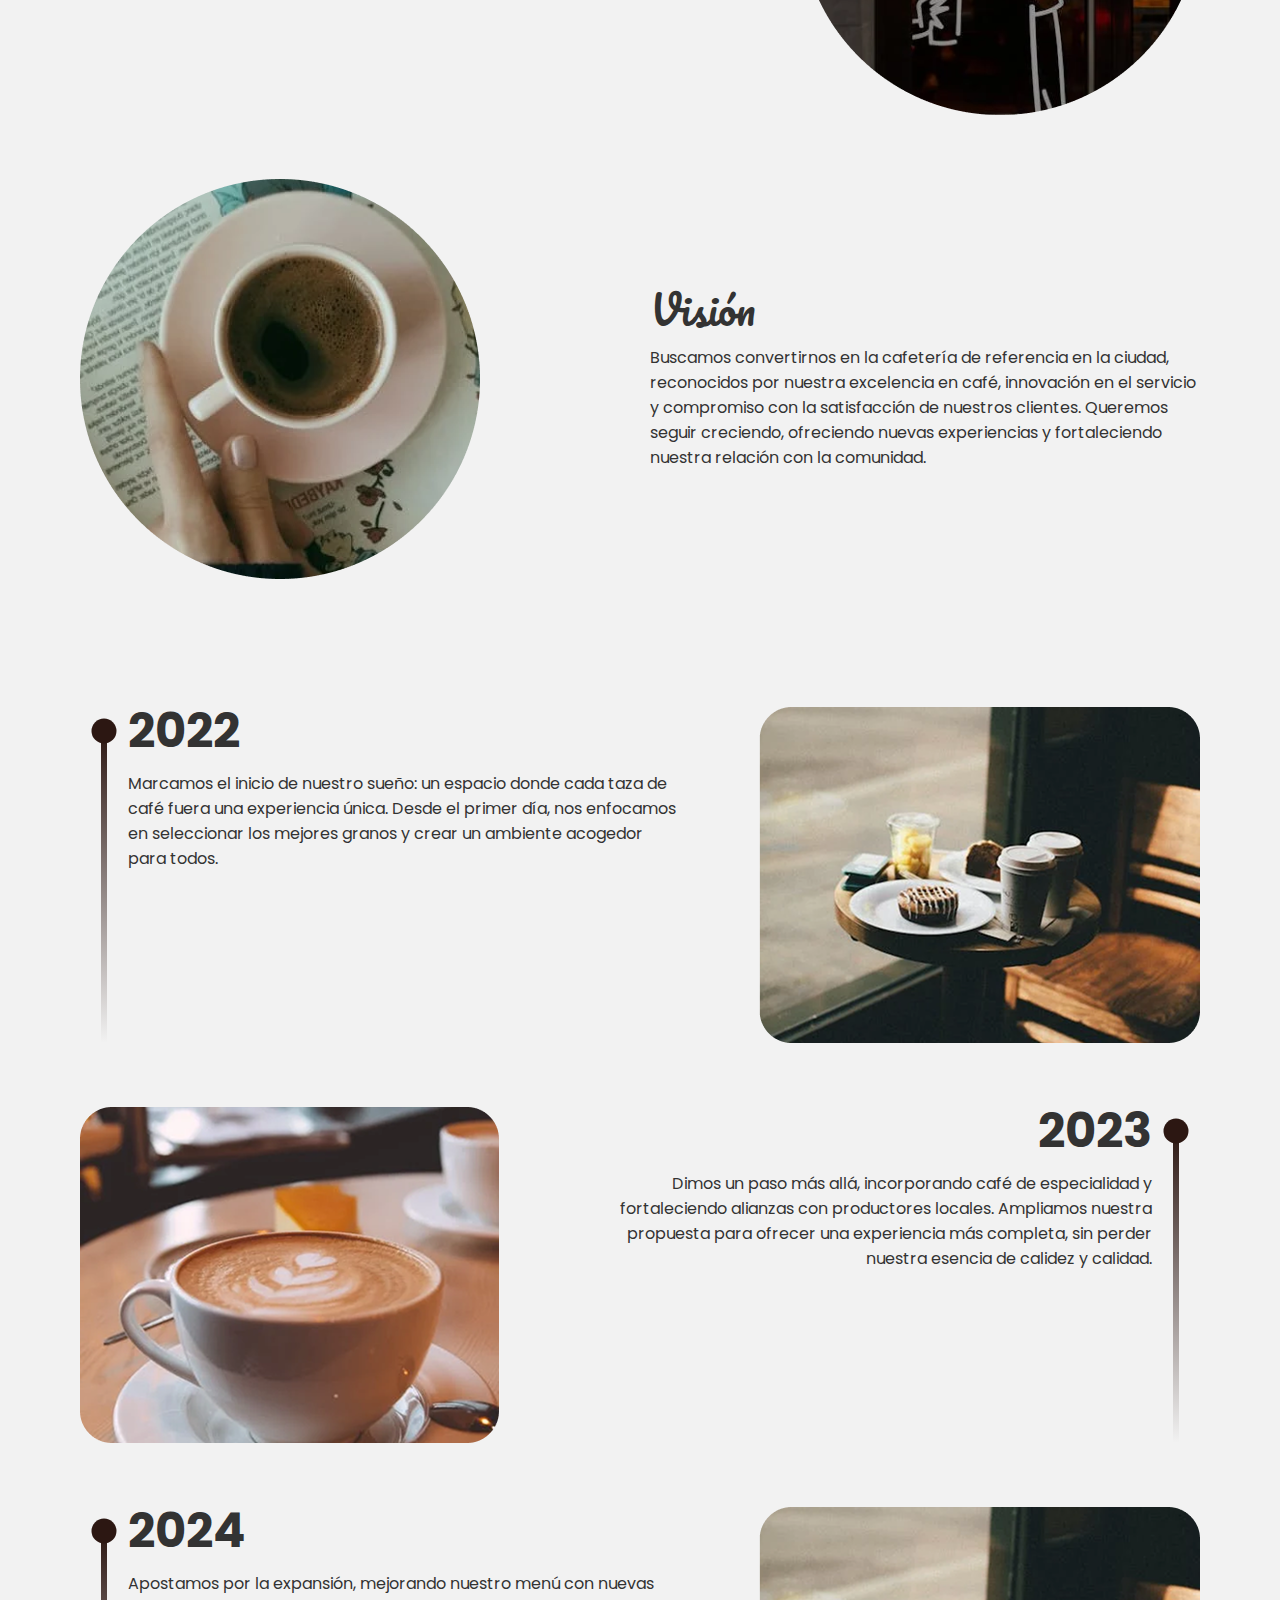
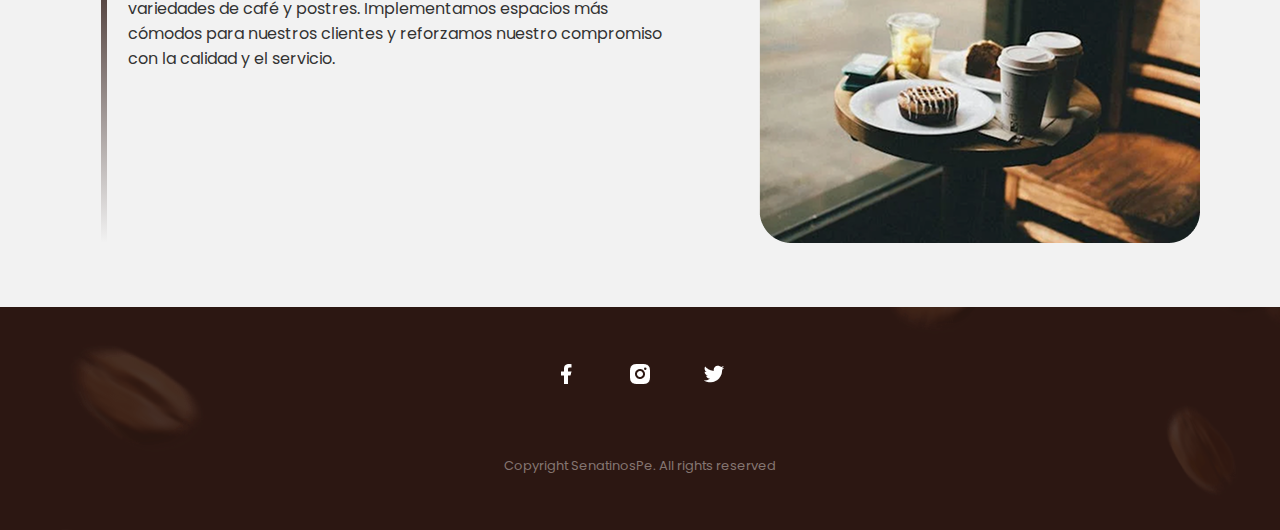
<file: paginas/nosotros.html>
<!DOCTYPE html>
<html lang="es-pe">

<head>
    <meta charset="UTF-8">
    <meta name="viewport" content="width=device-width, initial-scale=1.0">
    <title>Cafetal - Nosotros</title>
    <link rel="stylesheet" href="/css/nosotros.css">
    <link rel="stylesheet" href="/css/header.css">
    <script src="/js/header.js"></script>

</head>

<body>

    <header class="mainHeader">
        <nav>
            <div class="container-1">
                <img src="/img/contacto/logo.png" alt="">
                <div class="redes">
                    <img src="/img/contacto/faceboook.png" alt="">
                    <img src="/img/contacto/ig.png" alt="">
                    <img src="/img/contacto/twitter.png" alt="">
                </div>
            </div>

            <div class="container-2">
                <ul class="menu-horizontal">
                    <li><a class="desactivado" href="index.html">Inicio</a></li>
                    <li><a class="activo" href="nosotros.html">Nosotros</a></li>
                    <li><a class="desactivado" href="locales.html">Ubicaciones</a></li>
                    <li><a class="desactivado" href="contacto.html">Contacto</a></li>
                    <li><a class="desactivado" href="recetas.html">Recetas</a></li>
                    <li><a class="desactivado" href="merch.html">Merch</a></li>
                </ul>
                <div class="menu-hamburguesa">
                    <img src="/img/contacto/logo.png" alt="">
                    <img src="/img/contacto/menu.png" alt="Menú" class="abrir-menu">
                </div>
                <a href="contacto.html" class="btn boton-contacto">
                    Contacto
                    <img class="flecha" src="/img/contacto/Flecha.png" alt="">
                </a>
            </div>
            <div id="overlay"></div>
        </nav>
    </header>

    <main>

        <section class="container-portada">
            <img src="/img/contacto/portada contacto.png" alt="">

            <article class="section2">
                <p class="text_1">UNA HISTORIA EXTRAORDINARIA</p>
                <p class="text_2">Acerca de <br>nosotros</p>
                <p class="text_3">Somos especialistas en lo que hacemos porque sabemos lo importante que es pasar tiempo
                    en
                    la mesa con tus seres queridos o en noches largas de estudio.</p>
            </article>
        </section>

        <section id="aboutUs">
            <div class="container">
                <article class="content">
                    <h2>¿Quiénes Somos?</h2>
                    <p>Ubicados en San Miguel, somos una marca que busca ofrecer lo mejor del café para cada momento. En
                        nuestro local, encontrarás un ambiente relajado, ideal para disfrutar de un buen café solo o en
                        compañía. Acompañado de postres deliciosos, excelente Wi-Fi y un servicio amable para que cada
                        visita sea memorable.</p>
                </article>
                <img src="/img/nosotros/about-coffee.png" alt="Portada Acerca de Cafetal">
            </div>
        </section>

        <section id="mission-vision">
            <article class="container">
                <div class="content">
                    <h2>Misión</h2>
                    <p>Nuestra misión es brindar momentos únicos a través de una taza de café, elaborada con granos
                        seleccionados y preparada con pasión. Nos enfocamos en ofrecer un servicio excepcional,
                        asegurando
                        que cada cliente disfrute de un ambiente cálido y un producto de la más alta calidad.</p>
                </div>
                <img src="/img/nosotros/mission.png" alt="Misión Cafetal">
            </article>
            <article class="container">
                <div class="content">
                    <h2>Visión</h2>
                    <p>Buscamos convertirnos en la cafetería de referencia en la ciudad, reconocidos por nuestra
                        excelencia
                        en café, innovación en el servicio y compromiso con la satisfacción de nuestros clientes.
                        Queremos
                        seguir creciendo, ofreciendo nuevas experiencias y fortaleciendo nuestra relación con la
                        comunidad.
                    </p>
                </div>
                <img src="/img/nosotros/vision.png" alt="Visión Cafetal">
            </article>
        </section>

        <section id="timeline">
            <div class="container">
                <article class="timeline-year">
                    <div class="content">
                        <header>
                            <span class="dot"></span>
                            <h3 class="year">2022</h3>
                        </header>
                        <div class="description">
                            <p>Marcamos el inicio de nuestro sueño: un espacio donde cada taza de café fuera una
                                experiencia
                                única.
                                Desde el primer día, nos enfocamos en seleccionar los mejores granos y crear un ambiente
                                acogedor
                                para todos.</p>
                        </div>
                    </div>
                    <img src="/img/nosotros/timeline-2022.png" alt="Año 2022 Imagen">
                </article>
                <article class="timeline-year">
                    <div class="content">
                        <header>
                            <span class="dot"></span>
                            <h3 class="year">2023</h3>
                        </header>
                        <div class="description">
                            <p>Dimos un paso más allá, incorporando café de especialidad y fortaleciendo alianzas con
                                productores locales. Ampliamos nuestra propuesta para ofrecer una experiencia más
                                completa,
                                sin perder nuestra esencia de calidez y calidad.</p>
                        </div>
                    </div>
                    <img src="/img/nosotros/timeline-2023.png" alt="Año 2022 Imagen">
                </article>
                <article class="timeline-year">
                    <div class="content">
                        <header>
                            <span class="dot"></span>
                            <h3 class="year">2024</h3>
                        </header>
                        <div class="description">
                            <p>Apostamos por la expansión, mejorando nuestro menú con nuevas variedades de café y
                                postres.
                                Implementamos espacios más cómodos para nuestros clientes y reforzamos nuestro
                                compromiso
                                con la calidad y el servicio.</p>
                        </div>
                    </div>
                    <img src="/img/nosotros/timeline-2022.png" alt="Año 2022 Imagen">
                </article>
            </div>
        </section>

    </main>

    <footer>
        <div class="redes-inversos">
            <a href=""><img src="/img/contacto/ri_facebook-fill.png" alt=""></a>

            <a href=""><img src="/img/contacto/ri_instagram-fill.png" alt=""></a>

            <a href=""><img src="/img/contacto/ri_twitter-fill.png" alt=""></a>

        </div>
        <p>Copyright SenatinosPe. All rights reserved</p>
    </footer>

</body>

</html>
</file>
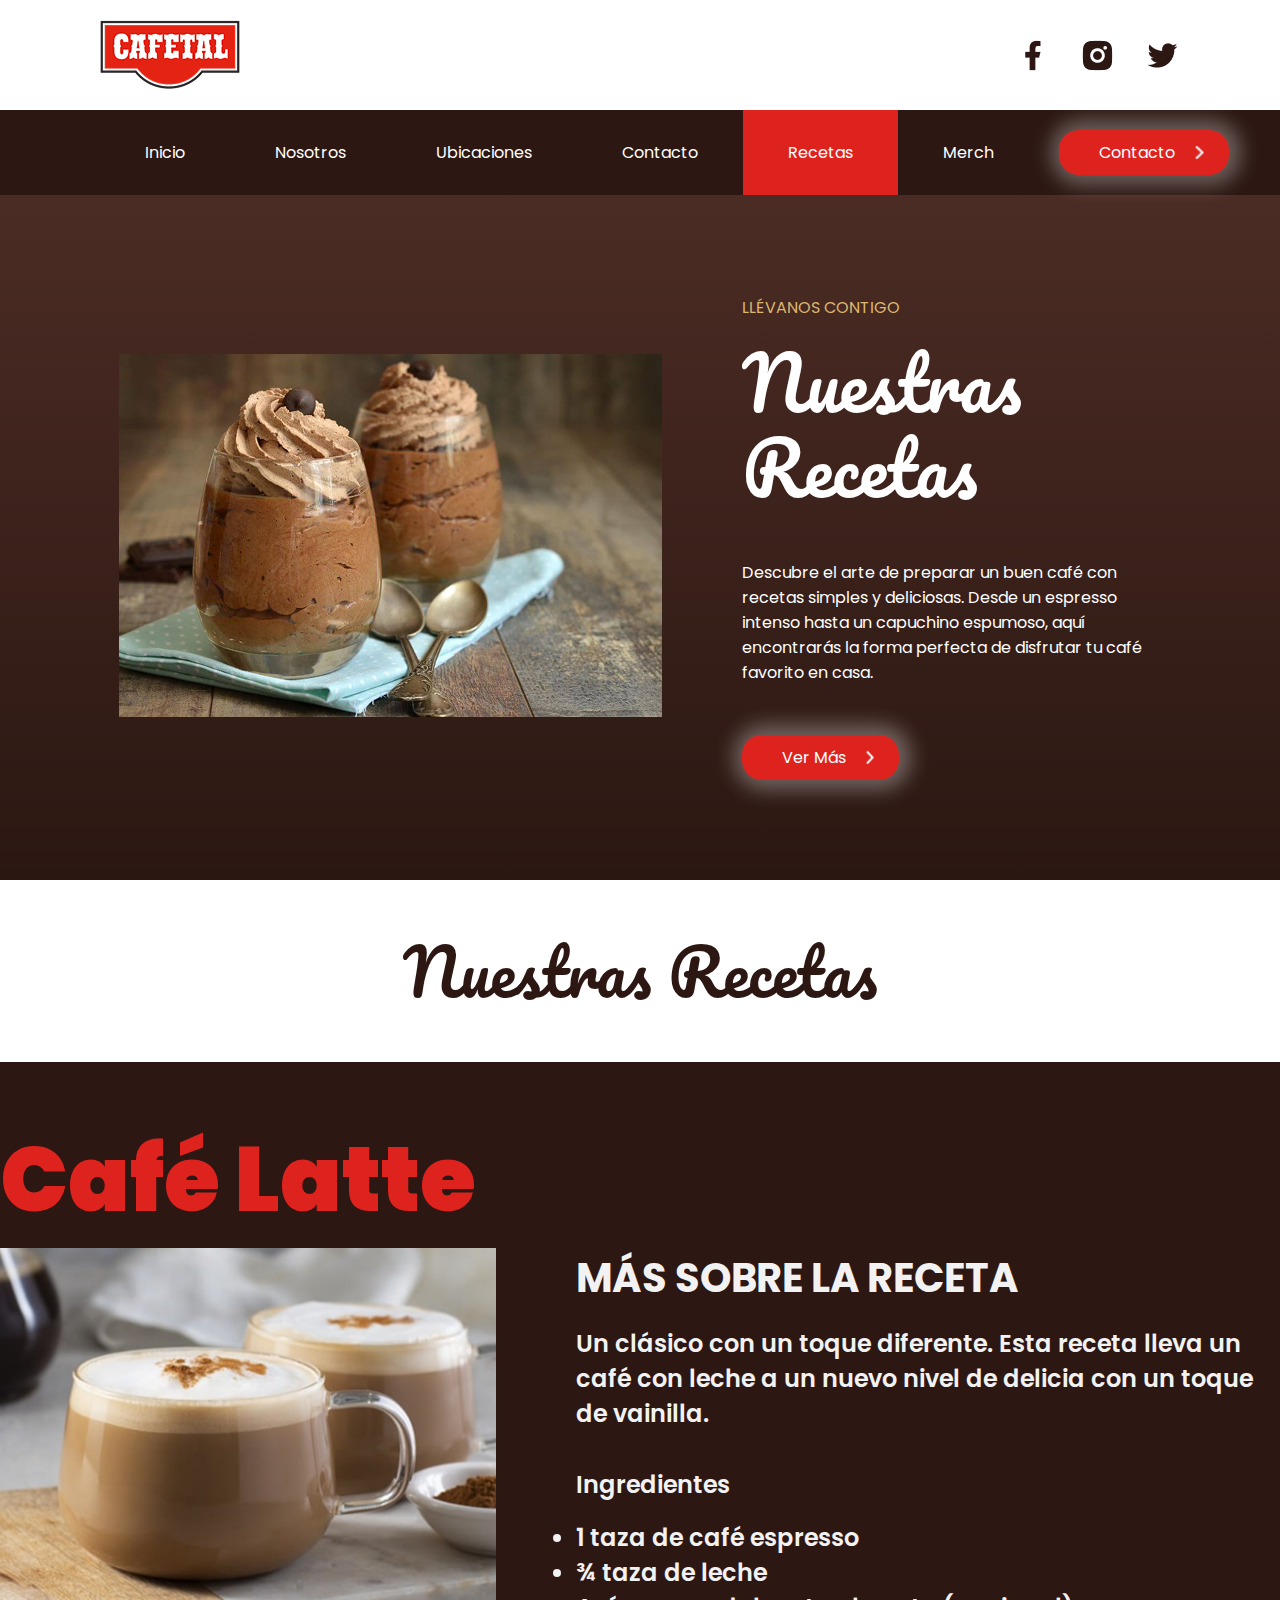
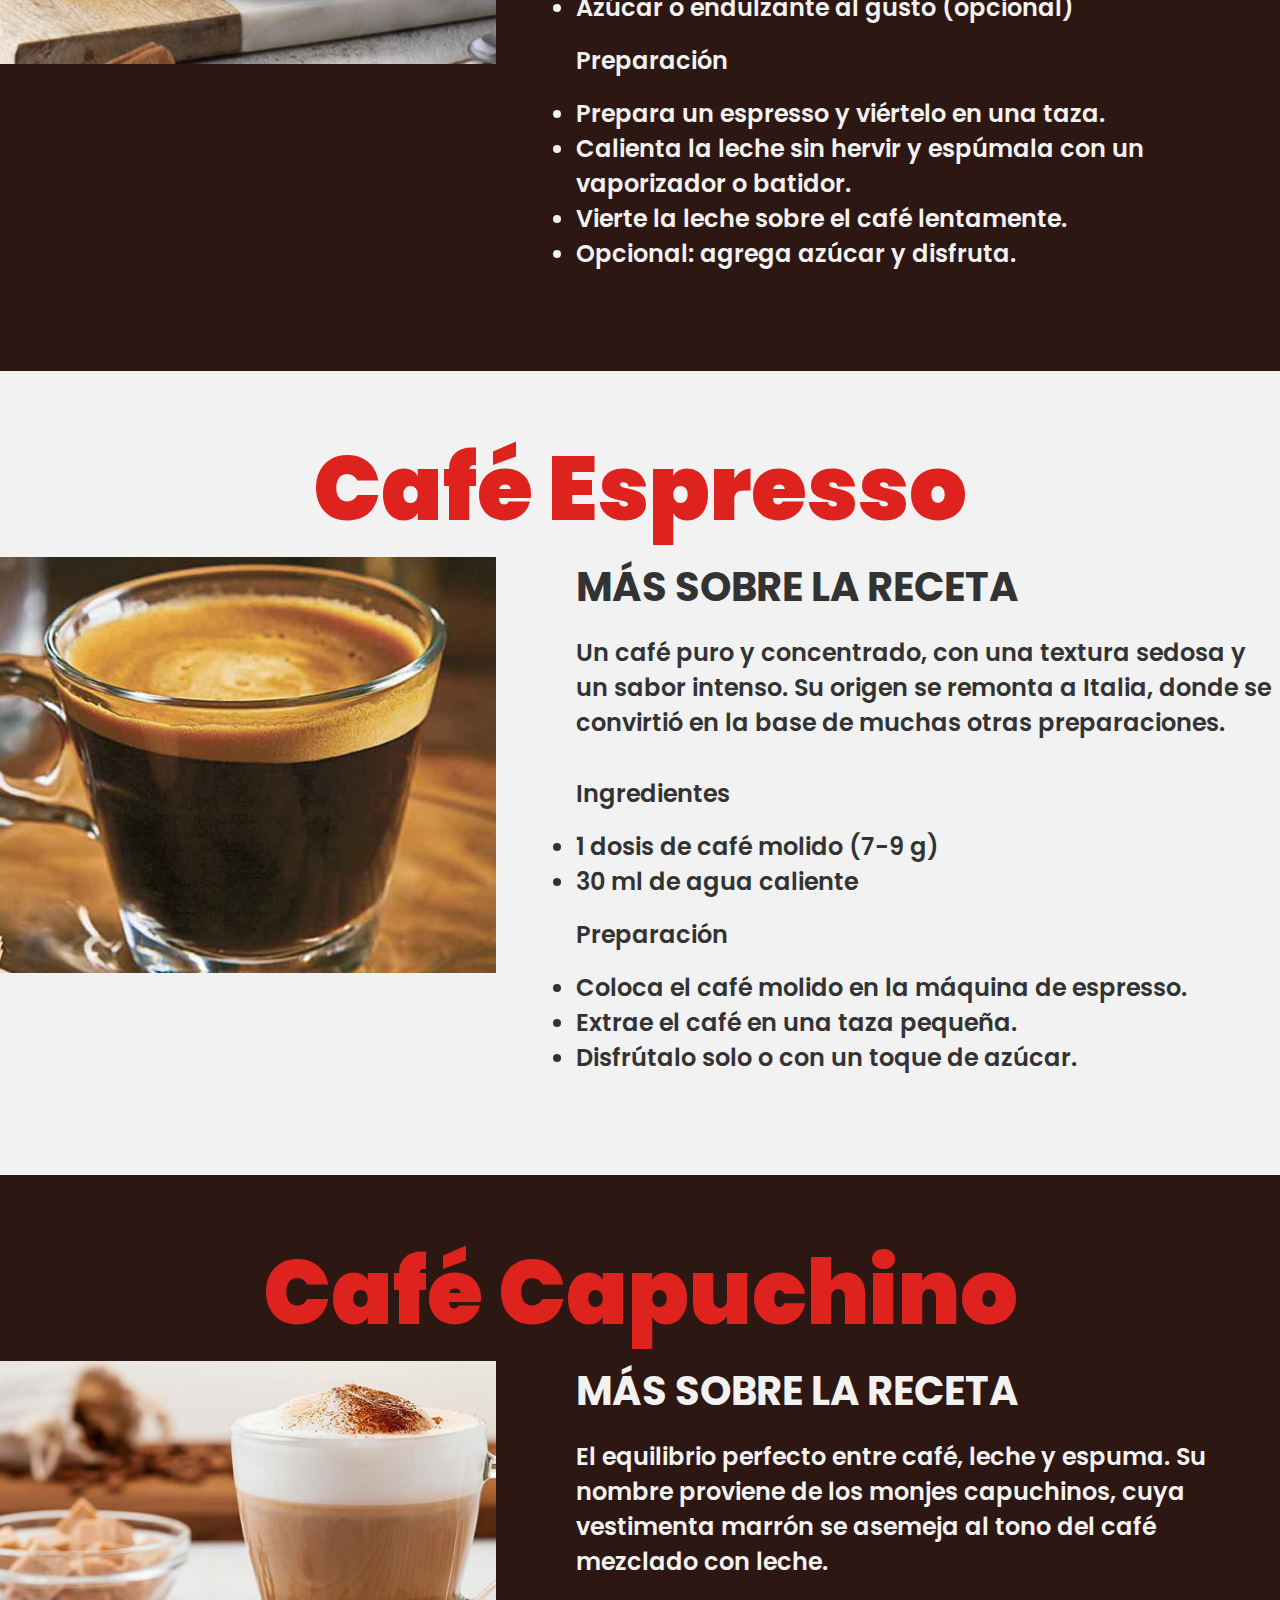
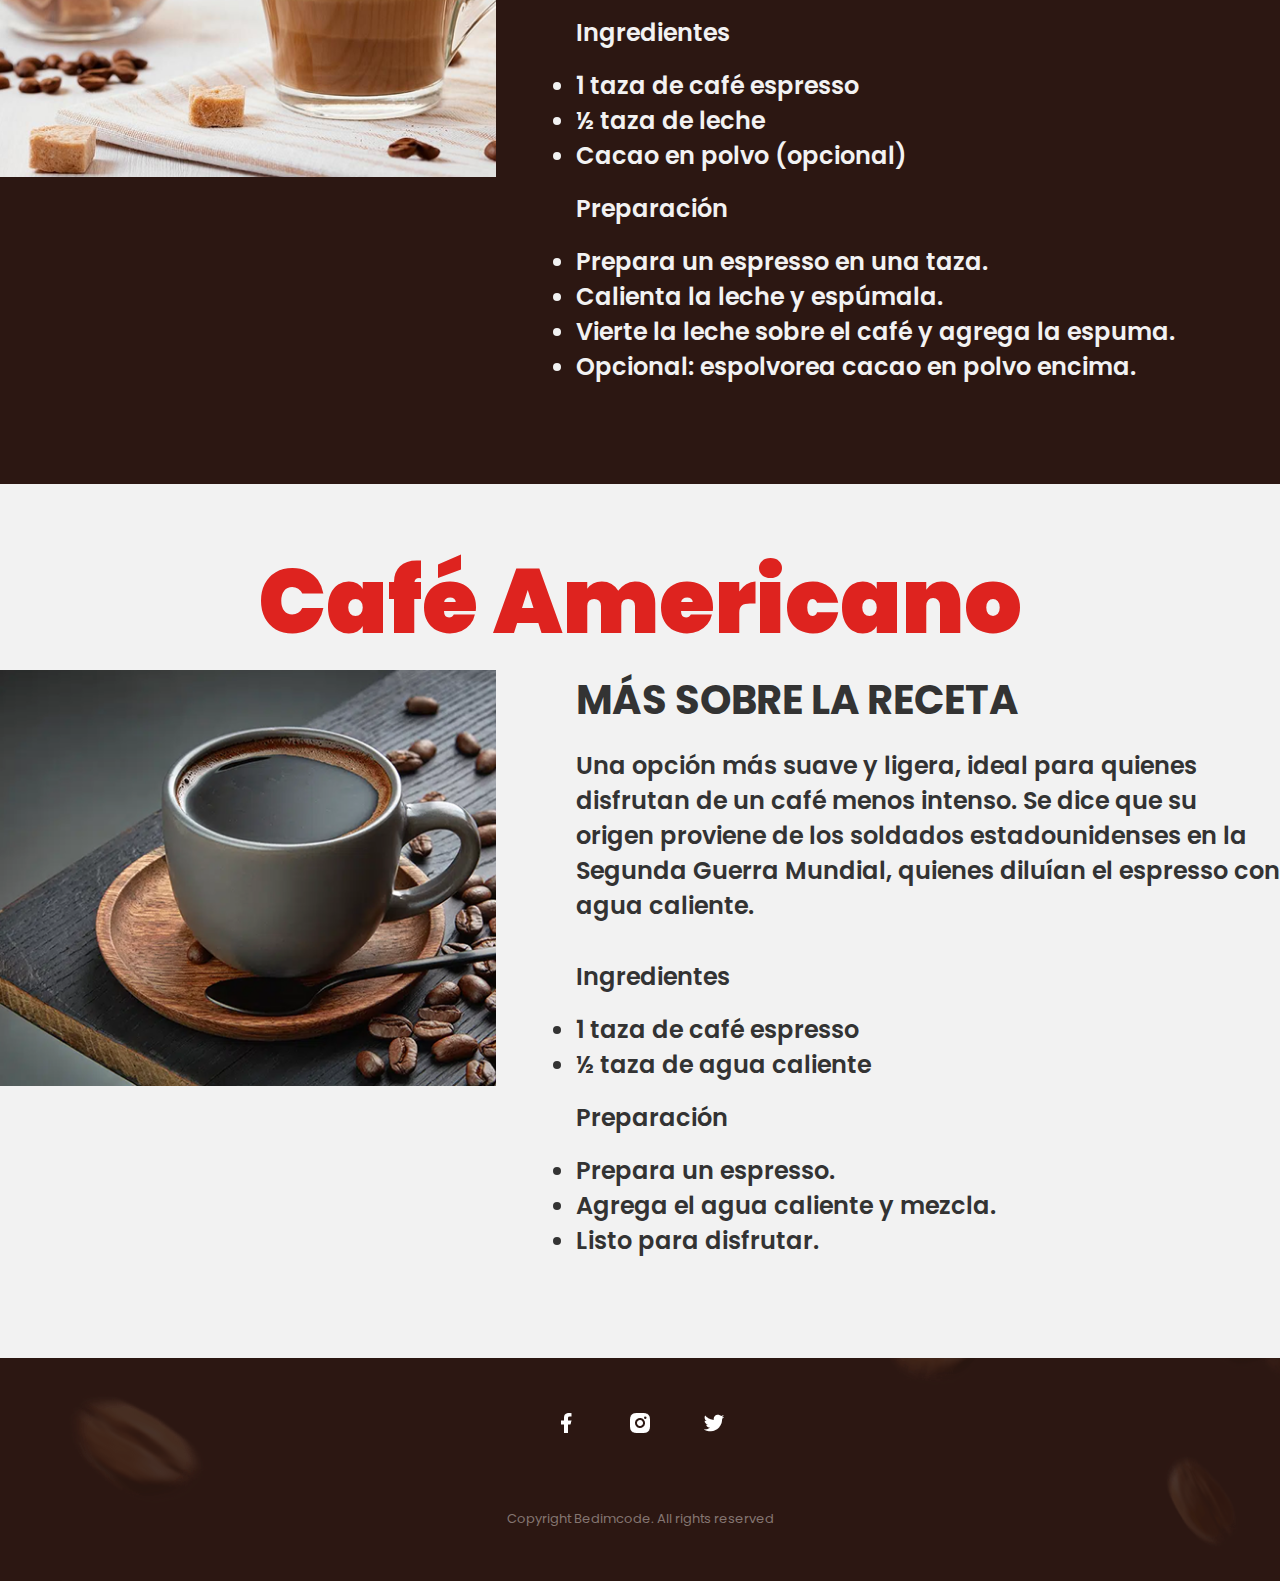
<file: paginas/recetas.html>
<!DOCTYPE html>
<html lang="en">

<head>
    <meta charset="UTF-8">
    <meta name="viewport" content="width=device-width, initial-scale=1.0">
    <title>Cafetal - Recetas</title>
    <link rel="stylesheet" href="../css/recetas.css">
    <script src="/js/recetas.js"></script>
</head>

<body>
    <header>
        <nav>
            <!-- Se reemplazan los divs de la cabecera por section para mayor semántica -->
            <section class="container-1">
                <img src="../img/contacto/logo.png" alt="">
                <section class="redes">
                    <img src="../img/contacto/faceboook.png" alt="">
                    <img src="../img/contacto/ig.png" alt="">
                    <img src="../img/contacto/twitter.png" alt="">
                </section>
            </section>

            <section class="container-2">
                <section>
                    <ul class="menu-horizontal">
                        <li><a class="desactivado" href="index.html">Inicio</a></li>
                        <li><a class="desactivado" href="nosotros.html">Nosotros</a></li>
                        <li><a class="desactivado" href="locales.html">Ubicaciones</a></li>
                        <li><a class="desactivado" href="contacto.html">Contacto</a></li>
                        <li><a class="activo" href="recetas.html">Recetas</a></li>
                        <li><a class="desactivado" href="merch.html">Merch</a></li>
                    </ul>
                </section>
                <section class="menu-hamburguesa">
                    <img src="..//img/contacto/logo.png" alt="">
                    <img src="../img/contacto/menu.png" alt="Menú" class="abrir-menu">
                </section>
                <section>
                    <button class="boton-contacto">
                        Contacto
                        <img class="flecha" src="../img/contacto/Flecha.png" alt="">
                    </button>
                </section>
            </section>
            <section id="overlay"></section>
        </nav>
    </header>

    <!-- El contenedor principal se define como main -->
    <main class="container">
        <section class="section1">
            <img src="../img/recetas/image.png" alt="">
        </section>

        <section class="section2">
            <p class="text_1">LLÉVANOS CONTIGO</p>
            <p class="text_2">Nuestras <br>Recetas</p>
            <p class="text_3">Descubre el arte de preparar un buen café con recetas simples y deliciosas. Desde un
                espresso intenso hasta un capuchino espumoso, aquí encontrarás la forma perfecta de disfrutar tu café
                favorito en casa.</p>
            <button class="boton-ver-mas">
                Ver Más
                <img class="flecha" src="../img/contacto/Flecha.png" alt="">
            </button>
        </section>
    </main>

    <section class="block-1">
        <p>Nuestras Recetas</p>
    </section>

    <!-- Cada receta se encapsula en un article; se mantiene la estructura interna sin cambios -->
    <article class="block-2">
        <div>
            <div class="block-text_1">
                <p class="text_titulo">Café Latte</p>
            </div>
            <div class="block-recetas">
                <div>
                    <img src="../img/recetas/image (1).png" alt="">
                </div>
                <div class="text_recetas">
                    <p class="text_2">MÁS SOBRE LA RECETA</p><br>
                    <p class="text_3">Un clásico con un toque diferente. Esta receta lleva un café con leche a un nuevo
                        nivel de delicia con un toque de vainilla.</p><br><br>
                    <p class="text_4">Ingredientes</p><br>
                    <ul>
                        <li>1 taza de café espresso</li>
                        <li>¾ taza de leche</li>
                        <li>Azúcar o endulzante al gusto (opcional)</li>
                    </ul><br>
                    <p class="text_4">Preparación</p><br>
                    <ul>
                        <li>Prepara un espresso y viértelo en una taza.</li>
                        <li>Calienta la leche sin hervir y espúmala con un vaporizador o batidor.</li>
                        <li>Vierte la leche sobre el café lentamente.</li>
                        <li>Opcional: agrega azúcar y disfruta.</li>
                    </ul>
                </div>
            </div>
            <div>
                <button class="see-more">VER MÁS</button>
            </div>
        </div>
    </article>

    <article class="block-3">
        <div class="block-text_1">
            <p class="text_titulo">Café Espresso</p>
        </div>
        <div class="block-recetas">
            <div>
                <img src="../img/recetas/image (2).png" alt="">
            </div>
            <div class="text_recetas">
                <p class="text_2">MÁS SOBRE LA RECETA</p><br>
                <p class="text_3">Un café puro y concentrado, con una textura sedosa y un sabor intenso. Su origen se
                    remonta a Italia, donde se convirtió en la base de muchas otras preparaciones.</p><br><br>
                <p class="text_4">Ingredientes</p><br>
                <ul class="lista-3">
                    <li>1 dosis de café molido (7-9 g)</li>
                    <li>30 ml de agua caliente</li>
                </ul><br>
                <p class="text_4">Preparación</p><br>
                <ul class="lista-3">
                    <li>Coloca el café molido en la máquina de espresso.</li>
                    <li>Extrae el café en una taza pequeña.</li>
                    <li>Disfrútalo solo o con un toque de azúcar.</li>
                </ul>
            </div>
        </div>
        <div>
            <button class="see-more">VER MÁS</button>
        </div>
    </article>

    <article class="block-2">
        <div class="block-text_1">
            <p class="text_titulo">Café Capuchino</p>
        </div>
        <div class="block-recetas">
            <div>
                <img src="../img/recetas/image (3).png" alt="">
            </div>
            <div class="text_recetas">
                <p class="text_2">MÁS SOBRE LA RECETA</p><br>
                <p class="text_3">El equilibrio perfecto entre café, leche y espuma. Su nombre proviene de los monjes
                    capuchinos, cuya vestimenta marrón se asemeja al tono del café mezclado con leche.</p><br><br>
                <p class="text_4">Ingredientes</p><br>
                <ul>
                    <li>1 taza de café espresso</li>
                    <li>½ taza de leche</li>
                    <li>Cacao en polvo (opcional)</li>
                </ul><br>
                <p class="text_4">Preparación</p><br>
                <ul>
                    <li>Prepara un espresso en una taza.</li>
                    <li>Calienta la leche y espúmala.</li>
                    <li>Vierte la leche sobre el café y agrega la espuma.</li>
                    <li>Opcional: espolvorea cacao en polvo encima.</li>
                </ul>
            </div>
        </div>
        <div>
            <button class="see-more">VER MÁS</button>
        </div>
    </article>

    <article class="block-3">
        <div class="block-text_1">
            <p class="text_titulo">Café Americano</p>
        </div>
        <div class="block-recetas">
            <div>
                <img src="../img/recetas/image (4).png" alt="">
            </div>
            <div class="text_recetas">
                <p class="text_2">MÁS SOBRE LA RECETA</p><br>
                <p class="text_3">Una opción más suave y ligera, ideal para quienes disfrutan de un café menos intenso.
                    Se
                    dice que su origen proviene de los soldados estadounidenses en la Segunda Guerra Mundial, quienes
                    diluían el espresso con agua caliente.</p><br><br>
                <p class="text_4">Ingredientes</p><br>
                <ul class="lista-3">
                    <li>1 taza de café espresso</li>
                    <li>½ taza de agua caliente</li>
                </ul><br>
                <p class="text_4">Preparación</p><br>
                <ul class="lista-3">
                    <li>Prepara un espresso.</li>
                    <li>Agrega el agua caliente y mezcla.</li>
                    <li>Listo para disfrutar.</li>
                </ul>
            </div>
        </div>
        <div>
            <button class="see-more">VER MÁS</button>
        </div>
    </article>


    <article class="block-4" hidden>
        <article class="espresso-modal">
            <p>Ingredientes</p><br>
            <ul>
                <li>1 taza de café espresso</li>
                <li>¾ taza de leche</li>
                <li>Azúcar o endulzante al gusto (opcional)</li>
            </ul><br>
            <p>Preparación</p><br>
            <ul>
                <li>Prepara un espresso y viértelo en una taza.</li>
                <li>Calienta la leche sin hervir y espúmala con un vaporizador o batidor.</li>
                <li>Vierte la leche sobre el café lentamente.</li>
                <li>Opcional: agrega azúcar y disfruta.</li>
            </ul>
        </article>
    </article>


    <!-- Overlay exclusivo para el modal -->
    <div id="modal-overlay"></div>


    <footer>
        <section class="redes-inversos">
            <section>
                <a href=""><img src="../img/contacto/ri_facebook-fill.png" alt=""></a>
            </section>
            <section>
                <a href=""><img src="../img/contacto/ri_instagram-fill.png" alt=""></a>
            </section>
            <section>
                <a href=""><img src="../img/contacto/ri_twitter-fill.png" alt=""></a>
            </section>
        </section>
        <p>Copyright Bedimcode. All rights reserved</p>
    </footer>
</body>

</html>
</file>
<file: css/inicio.css>
@import url('https://fonts.googleapis.com/css2?family=Pacifico&family=Poppins:ital,wght@0,100;0,200;0,300;0,400;0,500;0,600;0,700;0,800;0,900;1,100;1,200;1,300;1,400;1,500;1,600;1,700;1,800;1,900&display=swap');

:root {
    --primary: #DE231F;
    --secondary: #2C1712;
    --tertiary: #DDB66F;
    
    --dark: #333;
    --light: #f2f2f2;
    
    --shadow-tertiary: #DDB66F25;
    --primary-50: #de221f80;
}

* {
    margin: 0;
    padding: 0;
    box-sizing: border-box;
}

body {
    color: var(--dark);
    font-family: 'Poppins', sans-serif;
    background-color: var(--light);
}

h1,
h2,
h3 {
    font-family: 'Pacifico';
    margin-bottom: 1rem;
    font-weight: normal;
    line-height: 1;
    user-select: none;
}

h2 {
    font-size: 2.5rem;
}

img {
    max-width: 100%;
}

ul {
    list-style: none;
}

section {
    padding: 4rem 2rem;
}

.btn {
    background-color: var(--primary);
    text-decoration: none;
    color: var(--light) !important;
    border: none;
    border-radius: 20px;
    padding: .5rem 1rem;
    box-shadow: 0px 8px 32px var(--shadow-tertiary);
    cursor: pointer;
    width: fit-content;
    transition: all ease .3s;

    display: flex;
    justify-content: center;
    align-items: center;
    gap: 20px;
}

.btn:hover{
    transform: translateX(5px);
}

.container {
    width: 100%;
    max-width: 1236px;
    margin: auto;

    display: flex;
    flex-direction: column;
    align-items: center;
    justify-content: space-between;
    gap: 4rem;
}


/* Hero */
.container-portada {
    align-items: center;
    justify-content: center;
    padding-top: 100px;
    padding-bottom: 100px;
    gap: 80px;
    display: flex;
    background: linear-gradient(to bottom, #4B2C24, #2B1712);
    margin: 0;
}


.container-portada .text_1 {
    padding-bottom: 20px;
    font-family: poppins;
    font-size: 16px;
    color: var(--tertiary);
}

.container-portada .text_2 {
    line-height: 85px;
    font-family: pacifico;
    font-size: 72px;
    color: var(--light);
    padding-bottom: 50px;
}

.container-portada .text_3 {
    font-family: poppins;
    font-size: 16px;
    width: 420px;
    color: var(--light);
}

.container-portada a {
    margin-top: 30px;
}

.flecha {
    height: 15px;
}


/* Footer */
footer {
    width: 100%;
    height: 223px;
    background-image: url('/img/contacto/Footer.png');
    background-size: cover;
    background-position: center;
    background-repeat: no-repeat;

    display: flex;
    flex-direction: column;
    justify-content: center;
    align-items: center;
    text-align: center;
}


footer .redes-inversos {
    justify-content: center;
    gap: 50px;
    display: flex;
}

footer p {
    margin-top: 70px;
    font-family: poppins;
    font-size: 13px;
    font-weight: 400;
    color: #847571;
}



/* Pagina inicio */
.subheading {
    width: fit-content;
    background: url(/img/inicio/subheading-bg.png) no-repeat;
    background-position: 50% 50%;
    background-size: contain;
    font-family: 'Pacifico';
    font-size: 20px;
}

/* About Us Section */
#AboutUs .container {
    display: grid;
    grid-template-columns: 4fr 3fr;
    gap: 0;

    & .media {
        position: relative;
        padding: 0 0 4.5rem 3rem;

        & img:nth-child(2),
        & img:nth-child(3) {
            position: absolute;
        }

        & img:nth-child(2) {
            left: 0;
            bottom: 0;
            z-index: 2;

        }

        & img:nth-child(3) {
            top: calc(50% - 2.25rem);
            transform: translateY(-50%);
            right: 0;
            z-index: -1;
        }
    }

    & .content {
        padding-left: 4rem;
        display: flex;
        flex-direction: column;
        gap: 1rem;
    }
}

/* Locations Section */
#Locations {
    background: var(--dark);
    color: var(--light);

    .heading {
        text-align: center;

        h2 {
            color: var(--tertiary);
        }
    }

    .card-wrapper {
        display: grid;
        grid-template-columns: repeat(3, minmax(0, 1fr));
        gap: 2.5rem;

        .location-card {
            background: var(--light);
            color: var(--dark);

            .card-info {
                padding: 1rem;

                .card-title {
                    font-weight: 600;
                    font-size: 20px;
                }

                .card-address {
                    opacity: .7;
                }
            }
        }
    }
}

/* WhyUs Section */
#WhyUs {
    .container {
        display: grid;
        grid-template-columns: repeat(2, minmax(0, 1fr));
        align-items: center;
        gap: 2rem;

        &>.content {
            display: flex;
            flex-direction: column;
            gap: 1rem;
        }
    }

    .features {
        margin-top: 1rem;
        display: flex;
        flex-direction: column;
        gap: 1rem;

        .feature {
            display: flex;
            align-items: center;
            gap: 1rem;

            .icon {
                background: var(--secondary);
                min-width: 90px;
                height: 90px;
                fill: var(--tertiary);
                display: flex;
                justify-content: center;
                align-items: center;
            }

            &>.content {
                padding: .5rem 0;

                h3 {
                    font-family: 'Poppins';
                    font-weight: 800;
                    font-size: 1.5rem;
                    margin-bottom: .5rem;
                }
            }
        }

    }
}

/* Recipes Section */
#Recipes {
    background: var(--tertiary);

    .heading {
        text-align: center;
    }

    .recetas-wrapper {
        display: grid;
        grid-template-columns: 1fr auto 1fr;
        align-content: center;
        gap: 1rem;

        img {
            grid-column: 2/3;
            grid-row: 1/ span 3;
        }

        .receta-card {
            display: flex;
            justify-content: center;
            align-items: center;

            .icon {
                fill: var(--tertiary);
                display: flex;
                justify-content: center;
                align-items: center;
            }

            &>.content {
                padding: .5rem 0;

                h3 {
                    font-family: 'Poppins';
                    font-weight: 800;
                    font-size: 1.5rem;
                    margin-bottom: .5rem;
                }
            }
        }

    }
}


@media screen and (max-width: 1100px) {
    .boton-contacto {
        display: none;
    }

    /* About Us Section */
    #AboutUs .container {
        grid-template-columns: minmax(0, 3fr) minmax(0, 4fr);

        & .media {
            padding: 0 4rem 4.5rem 3rem;

            img {
                width: 100%;
            }

            & img:nth-child(1) {
                max-width: 350px;
            }

            & img:nth-child(2),
            & img:nth-child(3) {
                max-width: 250px;
            }
        }
    }

    /* Locations Section */
    #Locations {
        .card-wrapper {
            grid-template-columns: repeat(2, minmax(0, 1fr));
        }
    }

    /* WhyUs Section */
    #WhyUs {
        .container {
            grid-template-columns: repeat(1, minmax(0, 1fr));

            .media {
                display: none;
            }
        }
    }

    /* WhyUs Section */
    #Recipes {
        .recetas-wrapper {
            grid-template-columns: 1fr 1fr;
            gap: 2rem;

            img {
                display: none;
            }
        }
    }

}


@media screen and (max-width: 768px) {

    /* About Us Section */
    #AboutUs .container {
        grid-template-columns: 1fr;

        & .media {
            display: none;
        }

        & .content {
            padding-left: 0;
        }
    }

    /* WhyUs Section */
    #Recipes {
        .recetas-wrapper {
            grid-template-columns: 1fr;
            gap: 2rem;

            img {
                display: none;
            }
        }
    }
}

@media screen and (max-width:500px) {

    .subheading {
        display: none;
    }

    /* About Us Section */
    #AboutUs .container {
        & .content {
            text-align: center;
            align-items: center;
        }
    }

    /* Locations Section */
    #Locations {
        .card-wrapper {
            grid-template-columns: repeat(1, minmax(0, 1fr));
        }
    }

    /* WhyUs Section */
    #WhyUs {
        h2 {
            text-align: center;
        }

        .features {
            .feature {
                .icon {
                    min-width: 70px;
                    height: 70px;
                    padding: .5rem;

                    svg {
                        height: 100%;
                    }
                }

                &>.content {
                    font-size: .75rem;

                    h3 {
                        font-size: 1.25rem;
                    }
                }
            }

        }
    }

    /* Recipes Section */
    #Recipes {
        background: var(--tertiary);

        .heading {
            text-align: center;
        }

        .recetas-wrapper {
            grid-template-columns: 1fr;
        }
    }
}
</file>
<file: css/header.css>
/* Header */
.header {
    width: 100%;
    background-color: white;
}

.container-1 {
    padding: 100px 100px;
    justify-content: space-between;
    align-items: center;
    display: flex;
    padding-top: 20px;
    padding-bottom: 20px;
}

.container-1 img {
    cursor: pointer;
}

.container-1 .redes {
    display: flex;
    gap: 30px;
}

.container-2 {
    padding: 20px 100px 20px 100px;
    gap: 20px;
    display: flex;
    justify-content: space-between;
    align-items: center;
    background-color: var(--secondary);
}

.container-2 a {
    font-family: poppins;
    font-size: 16px;
    color: white;
    text-decoration: none;
    transition: all ease .3s;
}

.container-2 ul {
    list-style: none;
    display: flex;
}

.container-2 .activo {
    color: white !important;
    background-color: var(--primary);
    padding: 30.8px 45px 30.8px 45px;
}


.container-2 .desactivado {
    padding: 38.8px 45px 38.8px 45px;
}

.container-2 a:hover {
    color: var(--primary);
}

.menu-hamburguesa {
    display: none;
}


@media screen and (max-width: 1100px) {
    .container-2 .boton-contacto {
        display: none;
    }

    .container-1 {
        display: none;
    }

    .container-portada img,
    .text_1,
    .text_3,
    .buton-ver-mas {
        display: none;
    }


    .section2 .text_2 {
        text-align: center;
        font-size: 48px;
        width: 100%;
    }

    .section2 button {
        display: none;
    }

    .menu-horizontal {
        transition: transform 0.3s ease-in-out;
        position: fixed;
        top: 0;
        left: 0;
        height: 100vh;
        width: 300px;
        text-align: center;
        background-color: white;
        flex-direction: column;
        transform: translateX(-100%);
        z-index: 1000;
    }

    /* Overlay para oscurecer el fondo al abrir el menú */
    #overlay {
        position: fixed;
        top: 0;
        left: 0;
        width: 100vw;
        height: 100vh;
        display: none;
        background-color: rgba(0, 0, 0, 0.5);
        opacity: 0;
        transition: opacity 0.3s ease-in-out;
        z-index: 900;
    }

    .container-2 {
        background-color: #4B2C24;
        padding: 10px 20px;
        /* Reduce padding para mejor ajuste */
    }

    .menu-hamburguesa {
        display: flex;
        align-items: center;
        justify-content: space-between;
        padding: 10px 20px;
        width: 100%;
    }

    .menu-hamburguesa button {
        background-color: var(--primary);
        color: white;
        border: none;
        padding: 10px 20px;
        cursor: pointer;
    }

    .container-2 .desactivado,
    .container-2 .activo {
        font-family: Poppins, sans-serif;
        font-size: 20px;
        /* Reduce tamaño para evitar que se junte */
        font-weight: 600;
        display: block;
        padding: 15px;
        text-align: center;
    }

    .container-2 .desactivado {
        color: #000000;
    }

    .container-2 .activo {
        color: white !important;
        background-color: var(--primary);
    }

    .abrir-menu {
        width: 40px;
        height: 40px;
        cursor: pointer;
    }
}

/* Ajuste para tamaños menores a 445px */
@media screen and (max-width: 445px) {
    .container-2 {
        flex-direction: column;
        align-items: center;
        padding: 5px;
    }

    .menu-hamburguesa {
        flex-direction: row;
        justify-content: space-between;
        width: 100%;
    }

    .menu-horizontal {
        width: 250px;
        /* Reduce ancho del menú */
    }

    .container-2 .desactivado,
    .container-2 .activo {
        font-size: 18px;
        /* Reduce fuente */
        padding: 10px;
    }
}
</file>
<file: css/locales.css>
@import url('https://fonts.googleapis.com/css2?family=Pacifico&family=Poppins:ital,wght@0,100;0,200;0,300;0,400;0,500;0,600;0,700;0,800;0,900;1,100;1,200;1,300;1,400;1,500;1,600;1,700;1,800;1,900&display=swap');

:root {
    --primary: #DE231F;
    --secondary: #2C1712;
    --tertiary: #DDB66F;
    --dark: #333;
    --light: #f2f2f2;
}

* {
    margin: 0;
    padding: 0;
    box-sizing: border-box;
}

body {
    color: var(--dark);
    font-family: 'Poppins', sans-serif;
    background-color: var(--light);
}

/* Header y navegación */
header {
    width: 100%;
    background-color: white;
}

.container-1 {
    padding: 20px 100px;
    justify-content: space-between;
    align-items: center;
    display: flex;
}

.container-1 img {
    cursor: pointer;
}

.container-1 .redes {
    display: flex;
    gap: 30px;
    list-style: none;
}

.container-2 {
    padding: 0 100px;
    display: flex;
    justify-content: space-between;
    align-items: center;
    background-color: var(--secondary);
}

.container-2 ul {
    list-style: none;
    display: flex;
    align-items: center;
    margin: 0;
    padding: 0;
    height: 100%;
}

.container-2 li {
    display: flex;
    align-items: center;
    height: 100%;
}

.container-2 a {
    font-family: poppins;
    font-size: 16px;
    color: white;
    text-decoration: none;
    display: flex;
    align-items: center;
    height: 100%;
    padding: 30px 45px;
}

.container-2 .activo {
    color: white !important;
    background-color: var(--primary);
    padding: 30px 45px;
    height: 100%;
    display: flex;
    align-items: center;
}

.container-2 .desactivado {
    padding: 30px 45px;
    display: flex;
    align-items: center;
}

.container-2 a:hover {
    color: var(--primary);
}

.container-2 .boton-contacto {
    align-items: center;
    justify-content: center;
    gap: 20px;
    display: flex;
    background-color: var(--primary);
    font-family: poppins;
    color: white;
    font-size: 16px;
    border: none;
    border-radius: 20px;
    padding: 10px 25px 10px 40px;
    box-shadow: 2px 0px 20px 10px rgba(255, 255, 255, 0.315);
    cursor: pointer;
}

.flecha {
    height: 15px;
}

/* Menú hamburguesa - oculto en desktop */
.menu-hamburguesa {
    display: none;
    align-items: center;
    justify-content: space-between;
    padding: 10px 20px;
    width: 100%;
}

/* Contenedor de portada */
.container-portada {
    align-items: center;
    justify-content: center;
    padding: 100px 0;
    gap: 80px;
    display: flex;
    background: linear-gradient(to bottom, #4B2C24, #2B1712);
    margin: 0;
}

.container-portada .text_1 {
    padding-bottom: 20px;
    font-family: poppins;
    font-size: 16px;
    color: var(--tertiary);
}

.container-portada .text_2 {
    line-height: 85px;
    font-family: pacifico;
    font-size: 72px;
    color: #FFFFFF;
    padding-bottom: 50px;
}

.container-portada .text_3 {
    font-family: poppins;
    font-size: 16px;
    width: 420px;
    color: #FFFFFF;
}

.container-portada .boton-ver-mas {
    align-items: center;
    justify-content: center;
    gap: 20px;
    display: flex;
    background-color: var(--primary);
    font-family: poppins;
    color: white;
    font-size: 16px;
    border: none;
    border-radius: 20px;
    padding: 10px 25px 10px 40px;
    box-shadow: 2px 0px 20px 10px rgba(255, 255, 255, 0.315);
    cursor: pointer;
    margin-top: 50px;
}

/* Estilos para sección de ubicaciones */
.ubicaciones-titulo {
    text-align: center;
    padding: 50px 0;
    max-width: 1200px;
    margin: 0 auto;
}

.ubicaciones-titulo h2 {
    font-family: 'Pacifico', cursive;
    font-size: 2.5rem;
    margin-bottom: 10px;
    color: var(--secondary);
}

.ubicaciones-titulo p {
    font-family: 'Poppins', sans-serif;
    font-size: 16px;
    color: #666;
    max-width: 600px;
    margin: 0 auto;
}

/* Estilos para cada ubicación */
.ubicacion-container {
    display: flex;
    justify-content: space-between;
    align-items: center;
    max-width: 1200px;
    margin: 0 auto;
    padding: 0 50px;
    gap: 40px;
}

.ubicacion-container.reverse {
    flex-direction: row-reverse;
}

.ubicacion-info {
    flex: 1;
    padding: 0 30px;
}

.ubicacion-info h3 {
    font-family: 'Pacifico', cursive;
    font-size: 2rem;
    color: var(--secondary);
    margin-bottom: 10px;
}

.ubicacion-direccion {
    font-weight: 500;
    color: var(--primary);
    margin-bottom: 15px;
}

.ubicacion-descripcion {
    margin-bottom: 15px;
    line-height: 1.6;
}

.ubicacion-experiencia {
    font-style: italic;
    color: var(--secondary);
}

.ubicacion-imagen {
    flex: 1;
    max-width: 45%;
}

.ubicacion-imagen img {
    width: 100%;
    border-radius: 8px;
    box-shadow: 0 4px 8px rgba(0, 0, 0, 0.1);
    object-fit: cover;
    height: 300px;
}

.separador {
    height: 3px;
    background-color: #ddd;
    margin: 40px auto;
    max-width: 1100px;
}

/* Estilos para sede principal */
.sede-principal {
    text-align: center;
    padding: 50px 20px;
    max-width: 1200px;
    margin: 0 auto;
}

.sede-principal h2 {
    font-family: 'Pacifico', cursive;
    font-size: 2.5rem;
    color: var(--secondary);
    margin-bottom: 10px;
}

.sede-principal p {
    margin-bottom: 30px;
    color: #666;
}

.mapa-container {
    max-width: 100%;
    height: 400px;
    margin: 0 auto;
}

.mapa-container img {
    width: 100%;
    height: 100%;
    object-fit: cover;
    border-radius: 8px;
}

/* Footer */
footer {
    width: 100%;
    height: 223px;
    background-image: url('/img/locales/Footer.png');
    background-size: cover;
    background-position: center;
    background-repeat: no-repeat;
    display: flex;
    flex-direction: column;
    justify-content: center;
    align-items: center;
    text-align: center;
}

.footer-redes {
    display: flex;
    gap: 50px;
    justify-content: center;
    list-style: none;
}

.footer-copyright {
    margin-top: 70px;
    font-family: poppins;
    font-size: 13px;
    font-weight: 400;
    color: #847571;
}

/* Estilos responsivos */
@media screen and (max-width: 1100px) {
    .container-2 .boton-contacto {
        display: none;
    }

    .container-1 {
        display: none;
    }

    .section1,
    .text_1,
    .text_3 {
        display: none;
    }

    /* Mostrar menú hamburguesa en móvil */
    .menu-hamburguesa {
        display: flex;
    }

    /* Ocultar botón "Ver Mas" en móvil */
    .boton-ver-mas {
        display: none !important;
    }

    .section2 .text_2 {
        text-align: center;
        font-size: 48px;
        width: 100%;
    }

    .menu-horizontal {
        transition: transform 0.3s ease-in-out;
        position: fixed;
        top: 0;
        left: 0;
        height: 100vh;
        width: 300px;
        text-align: center;
        background-color: white;
        flex-direction: column;
        transform: translateX(-100%);
        z-index: 1000;
    }
    
    .menu-horizontal.active {
        transform: translateX(0);
    }

    #overlay {
        position: fixed;
        top: 0;
        left: 0;
        width: 100vw;
        height: 100vh;
        display: none;
        background-color: rgba(0, 0, 0, 0.5);
        opacity: 0;
        transition: opacity 0.3s ease-in-out;
        z-index: 900;
    }
    
    #overlay.active {
        display: block;
        opacity: 1;
    }

    .container-2 {
        background-color: #4B2C24;
        padding: 10px 20px;
    }

    .abrir-menu {
        width: 40px;
        height: 40px;
        cursor: pointer;
    }
    
    .container-2 li {
        width: 100%;
        height: auto;
    }

    .container-2 .desactivado,
    .container-2 .activo {
        font-family: Poppins, sans-serif;
        font-size: 20px;
        font-weight: 600;
        display: block;
        padding: 15px;
        text-align: center;
        width: 100%;
        height: auto;
    }
    
    .container-2 .activo {
        background-color: var(--primary);
        color: white !important;
    }

    .container-2 .desactivado {
        color: #000000;
        background-color: transparent;
    }

    /* Ajustes para ubicaciones en móvil */
    .ubicacion-container,
    .ubicacion-container.reverse {
        flex-direction: column;
        padding: 0 20px;
    }

    .ubicacion-imagen {
        max-width: 100%;
        order: 1;
    }

    .ubicacion-info {
        order: 2;
        padding: 20px 0;
    }

    .separador {
        margin: 30px 20px;
    }

    .sede-principal {
        padding: 30px 20px;
    }
}

@media screen and (max-width: 445px) {
    .container-2 {
        flex-direction: column;
        align-items: center;
        padding: 5px;
    }

    .menu-hamburguesa {
        flex-direction: row;
        justify-content: space-between;
        width: 100%;
    }

    .menu-horizontal {
        width: 250px;
    }

    .container-2 .desactivado,
    .container-2 .activo {
        font-size: 18px;
        padding: 10px;
    }

    .container-portada .text_2 {
        font-size: 36px;
        line-height: 1.2;
        padding-bottom: 30px;
    }
    
    .ubicacion-imagen img {
        height: 200px;
    }
}
</file>
<file: css/merch.css>
@import url('https://fonts.googleapis.com/css2?family=Pacifico&family=Poppins:wght@400;500;700&display=swap');
@import url('https://fonts.googleapis.com/css2?family=Pacifico&family=Poppins:ital,wght@0,100;0,200;0,300;0,400;0,500;0,600;0,700;0,800;0,900;1,100;1,200;1,300;1,400;1,500;1,600;1,700;1,800;1,900&display=swap');

:root {
    --primary: #DE231F;
    --secondary: #2C1712;
    --tertiary: #DDB66F;

    --dark: #333;
    --light: #f2f2f2;
}


* {
    margin: 0;
    padding: 0;
    box-sizing: border-box;
    font-family: 'Poppins', sans-serif;
}

body {
    background-color: var(--light);
    width: 100%;
    margin: 0 auto;
}

.container-portada {
    align-items: center;
    justify-content: center;
    padding-top: 100px;
    padding-bottom: 100px;
    gap: 80px;
    display: flex;
    background: linear-gradient(to bottom, #4B2C24, #2B1712);
    margin: 0;
}


.container-portada .text_1 {
    padding-bottom: 20px;
    font-family: poppins;
    font-size: 16px;
    color: var(--tertiary);
}

.container-portada .text_2 {
    line-height: 85px;
    font-family: pacifico;
    font-size: 72px;
    width: 10px;
    color: #FFFFFF;
    padding-bottom: 50px;
}

.container-portada .text_3 {
    font-family: poppins;
    font-size: 16px;
    width: 420px;
    color: #FFFFFF;
}

.container-portada button {
    align-items: center;
    justify-content: center;
    gap: 20px;
    display: flex;
    background-color: var(--primary);
    font-family: poppins;
    color: white;
    font-size: 16px;
    border: none;
    border-radius: 20px;
    padding: 10px 25px 10px 40px;
    box-shadow: 2px 0px 20px 10px rgba(255, 255, 255, 0.315);
    cursor: pointer;
    margin-top: 50px;
}

.container {
    max-width: 1200px; /* Aumentamos el ancho máximo del contenedor */
    margin: 0 auto;
    padding: 0 20px; /* Padding interno para el contenido */
    width: 100%;
}

/* Título de Sección */
.seccion-titulo {
    background-color: var(--light);
}

.titulo-principal {
    text-align: center;
    padding: 40px 0;
    font-size: 64px;
    font-weight: bold;
}

/* Ofertas de Verano */
.ofertas-verano {
    background-color: var(--secondary);
    color: white;
    padding: 30px 0;
}

.ofertas-verano .container {
    display: flex;
    justify-content: space-between;
    align-items: center;
}

.ofertas-verano .logo {
    width: 120px;
    height: auto;
}

.ofertas-verano .logo img {
    width: 100%;
    height: auto;
    display: block;
}

.texto-ofertas h2 {
    font-family: 'Pacifico', cursive;
    font-size: 36px;
    margin-bottom: 5px;
}

.texto-ofertas p {
    color: var(--tertiary);
    font-size: 24px;
    text-align: right;
}

/* Sección de Productos */
.productos-destacados, .nuestros-productos {
    background-color: var(--dark);
    padding: 40px 0;
}

.productos-destacados h2, .nuestros-productos h2 {
    color: var(--tertiary);
    margin-bottom: 40px;
    font-size: 28px;
    text-align: left;
}

.grid-productos {
    display: flex;
    gap: 20px;
    flex-wrap: wrap;
    justify-content: center;
}

.tarjeta-producto {
    background-color: white;
    border-radius: 10px;
    overflow: hidden;
    flex: 0 0 calc(33.333% - 14px);
    max-width: calc(33.333% - 14px);
    box-shadow: 0 4px 8px rgba(0, 0, 0, 0.1);
    transition: transform 0.3s ease;
    display: flex;
    flex-direction: column;
    height: 600px; /* Aumentamos la altura de las tarjetas */
}

.tarjeta-producto:hover {
    transform: translateY(-5px);
}

.imagen-producto {
    height: 400px; /* Aumentamos la altura de la imagen */
    overflow: hidden;
}

.imagen-producto img {
    width: 100%;
    height: 100%;
    object-fit: cover;
    transition: transform 0.3s ease;
}

.tarjeta-producto:hover .imagen-producto img {
    transform: scale(1.05);
}

.info-producto {
    padding: 20px;
    flex-grow: 1;
    display: flex;
    flex-direction: column;
    justify-content: space-between;
}

.info-producto h3 {
    color: var(--primary);
    font-size: 18px; /* Aumentamos el tamaño del título */
    margin-bottom: 8px;
}

.info-producto p {
    font-size: 16px; /* Aumentamos el tamaño del texto */
    margin-bottom: 15px;
    color: var(--dark);
}

.precio-producto {
    font-weight: bold;
    margin-bottom: 15px;
    font-size: 18px; /* Aumentamos el tamaño del precio */
}

.opciones-color {
    display: flex;
    gap: 10px;
}

.opcion-color {
    width: 24px; /* Aumentamos el tamaño de los círculos de color */
    height: 24px;
    border-radius: 50%;
    cursor: pointer;
    transition: transform 0.3s ease;
}

.opcion-color:hover {
    transform: scale(1.2);
}

.beige {
    background-color: var(--tertiary);
}

.blanco {
    background-color: white;
    border: 1px solid #ccc;
}

/* Sección de Cita */
.cita {
    text-align: center;
    padding: 40px 0;
    background-color: var(--dark);
    color: white;
    font-size: 24px;
    font-style: italic;
    font-family: 'Pacifico', cursive;
}

/* Sección Nuestros Productos */
.nuestros-productos {
    background-color: var(--tertiary);
    padding: 60px 0;
    text-align: center;
}

.nuestros-productos h2 {
    color: var(--oscuro);
    margin-bottom: 40px;
    font-size: 28px;
    text-align: center;
}

.ver-mas {
    display: block;
    width: 140px;
    margin: 40px auto 0;
    background-color: var(--primary);
    color: white;
    text-align: center;
    padding: 12px 24px;
    border-radius: 25px;
    text-decoration: none;
    font-weight: 500;
    transition: all 0.3s ease;
}

.ver-mas:hover {
    background-color: #ff3a36;
    transform: translateY(-2px);
}

/* Diseño Responsivo */
@media (max-width: 992px) {
    .tarjeta-producto {
        flex: 0 0 calc(50% - 10px);
        max-width: calc(50% - 10px);
        height: 500px; /* Reducimos la altura en tablets */
    }

    .imagen-producto {
        height: 300px; /* Reducimos la altura de la imagen en tablets */
    }
}

@media (max-width: 768px) {
    body {
        padding: 0; /* Eliminamos los bordes en móviles */
    }

    .container {
        padding: 0 20px; /* Mantenemos un pequeño padding interno */
    }

    .titulo-principal {
        font-size: 28px;
    }

    .ofertas-verano .container {
        flex-direction: column;
        text-align: center;
    }

    .ofertas-verano .logo {
        margin-bottom: 20px;
    }

    .texto-ofertas h2 {
        font-size: 28px;
    }

    .texto-ofertas p {
        font-size: 20px;
    }

    .grid-productos {
        flex-direction: column;
    }

    .tarjeta-producto {
        flex: 0 0 100%;
        max-width: 100%;
        height: auto; /* Altura automática en móviles */
    }

    .imagen-producto {
        height: 200px; /* Reducimos la altura de la imagen en móviles */
    }

    .info-producto {
        padding: 15px;
    }

    .info-producto h3 {
        font-size: 16px; /* Tamaño de fuente más pequeño en móviles */
    }

    .info-producto p {
        font-size: 14px; /* Tamaño de fuente más pequeño en móviles */
    }

    .precio-producto {
        font-size: 16px; /* Tamaño de fuente más pequeño en móviles */
    }

    .cita {
        font-size: 20px;
    }

    .ver-mas {
        width: 100%;
        margin: 20px auto 0;
    }
}

@media (max-width: 480px) {
    body {
        padding: 0; /* Eliminamos los bordes en móviles pequeños */
    }

    .container {
        padding: 0 10px; /* Ajustamos el padding interno */
    }

    .titulo-principal {
        font-size: 24px;
    }

    .texto-ofertas h2 {
        font-size: 24px;
    }

    .texto-ofertas p {
        font-size: 18px;
    }

    .cita {
        font-size: 18px;
    }
}

header {
    width: 100%;
    background-color: white;
}

.container-1 {
    padding: 100px 100px;
    justify-content: space-between;
    align-items: center;
    display: flex;
    padding-top: 20px;
    padding-bottom: 20px;
}

.container-1 img {
    cursor: pointer;
}

.container-1 .redes {
    display: flex;
    gap: 30px;
}

.container-2 {
    padding: 20px 100px 20px 100px;
    gap: 20px;
    display: flex;
    justify-content: space-between;
    align-items: center;
    background-color: var(--secondary);
}

.container-2 a {
    font-family: poppins;
    font-size: 16px;
    color: white;
    text-decoration: none;
}

.container-2 ul {
    list-style: none;
    display: flex;
}

.container-2 .activo {
    color: white !important;
    background-color: var(--primary);
    padding: 30.8px 45px 30.8px 45px;
}


.container-2 .desactivado {
    padding: 38.8px 45px 38.8px 45px;
}

.container-2 a:hover {
    color: var(--primary);
}


.container-2 .boton-contacto {
    align-items: center;
    justify-content: center;
    gap: 20px;
    display: flex;
    background-color: var(--primary);
    font-family: poppins;
    color: white;
    font-size: 16px;
    border: none;
    border-radius: 20px;
    padding: 10px 25px 10px 40px;
    box-shadow: 2px 0px 20px 10px rgba(255, 255, 255, 0.315);
    cursor: pointer;
}



.menu-hamburguesa {
    display: none;
}

.container-portada {
    align-items: center;
    justify-content: center;
    padding-top: 100px;
    padding-bottom: 100px;
    gap: 80px;
    display: flex;
    background: linear-gradient(to bottom, #4B2C24, #2B1712);
    margin: 0;
}


.container-portada .text_1 {
    padding-bottom: 20px;
    font-family: poppins;
    font-size: 16px;
    color: var(--tertiary);
}

.container-portada .text_2 {
    line-height: 85px;
    font-family: pacifico;
    font-size: 72px;
    color: #FFFFFF;
    padding-bottom: 50px;
}

.container-portada .text_3 {
    font-family: poppins;
    font-size: 16px;
    width: 420px;
    color: #FFFFFF;
}

.container-portada button {
    align-items: center;
    justify-content: center;
    gap: 20px;
    display: flex;
    background-color: #DE231F;
    font-family: poppins;
    color: white;
    font-size: 16px;
    border: none;
    border-radius: 20px;
    padding: 10px 25px 10px 40px;
    box-shadow: 2px 0px 20px 10px rgba(255, 255, 255, 0.315);
    cursor: pointer;
    margin-top: 50px;
}

.flecha {
    height: 15px;
}

footer {
    width: 100%;
    height: 223px;
    background-image: url('/img/contacto/Footer.png');
    background-size: cover;
    background-position: center;
    background-repeat: no-repeat;

    display: flex;
    flex-direction: column;
    justify-content: center;
    align-items: center;
    text-align: center;
}


footer .redes-inversos {
    justify-content: center;
    gap: 50px;
    display: flex;
}

footer p {
    margin-top: 70px;
    font-family: poppins;
    font-size: 13px;
    font-weight: 400;
    color: #847571;
}

@media screen and (max-width: 1100px) {
    .container-2 .boton-contacto {
        display: none;
    }

    .container-1 {
        display: none;
    }

    .section1,
    .text_1,
    .text_3,
    .buton-ver-mas {
        display: none;
    }


    .section2 .text_2 {
        text-align: center;
        font-size: 48px;
        width: 100%;
    }

    .section2 button {
        display: none;
    }

    .menu-horizontal {
        transition: transform 0.3s ease-in-out;
        position: fixed;
        top: 0;
        left: 0;
        height: 100vh;
        width: 300px;
        text-align: center;
        background-color: white;
        flex-direction: column;
        transform: translateX(-100%);
        z-index: 1000;
    }

    /* Overlay para oscurecer el fondo al abrir el menú */
    #overlay {
        position: fixed;
        top: 0;
        left: 0;
        width: 100vw;
        height: 100vh;
        display: none;
        background-color: rgba(0, 0, 0, 0.5);
        opacity: 0;
        transition: opacity 0.3s ease-in-out;
        z-index: 900;
    }

    .container-2 {
        background-color: #4B2C24;
        padding: 10px 20px; /* Reduce padding para mejor ajuste */
    }

    .menu-hamburguesa {
        display: flex;
        align-items: center;
        justify-content: space-between;
        padding: 10px 20px;
        width: 100%;
    }

    .menu-hamburguesa button {
        background-color: var(--primary);
        color: white;
        border: none;
        padding: 10px 20px;
        cursor: pointer;
    }

    .container-2 .desactivado,
    .container-2 .activo {
        font-family: Poppins, sans-serif;
        font-size: 20px; /* Reduce tamaño para evitar que se junte */
        font-weight: 600;
        display: block;
        padding: 15px;
        text-align: center;
    }

    .container-2 .desactivado{
        color: #000000;
    }
    .container-2 .activo {
        color: white !important;
        background-color: var(--primary);
    }

    .abrir-menu {
        width: 40px;
        height: 40px;
        cursor: pointer;
    }
}

/* Ajuste para tamaños menores a 445px */
@media screen and (max-width: 445px) {
    .container-2 {
        flex-direction: column;
        align-items: center;
        padding: 5px;
    }

    .menu-hamburguesa {
        flex-direction: row;
        justify-content: space-between;
        width: 100%;
    }

    .menu-horizontal {
        width: 250px; /* Reduce ancho del menú */
    }

    .container-2 .desactivado,
    .container-2 .activo {
        font-size: 18px; /* Reduce fuente */
        padding: 10px;
    }
}
</file>
<file: css/nosotros.css>
@import url('https://fonts.googleapis.com/css2?family=Pacifico&family=Poppins:ital,wght@0,100;0,200;0,300;0,400;0,500;0,600;0,700;0,800;0,900;1,100;1,200;1,300;1,400;1,500;1,600;1,700;1,800;1,900&display=swap');

:root {
    --primary: #DE231F;
    --secondary: #2C1712;
    --tertiary: #DDB66F;

    --dark: #333;
    --light: #f2f2f2;
}

* {
    margin: 0;
    padding: 0;
    box-sizing: border-box;
}

body {
    color: var(--dark);
    font-family: 'Poppins', sans-serif;
    background-color: var(--light);
}

h1,
h2,
h3 {
    font-family: 'Pacifico';
    margin-bottom: 1rem;
    font-weight: normal;
    line-height: 1;
}

h2 {
    font-size: 2.5rem;
}

img {
    display: block;
    max-width: 100%;
}

section {
    padding: 4rem 2rem;
}

.btn {
    background-color: var(--primary);
    text-decoration: none;
    color: var(--light) !important;
    border: none;
    border-radius: 20px;
    padding: .5rem 1rem;
    box-shadow: 0px 8px 32px var(--shadow-tertiary);
    cursor: pointer;
    width: fit-content;
    transition: all ease .3s;

    display: flex;
    justify-content: center;
    align-items: center;
    gap: 20px;
}

.btn:hover{
    transform: translateX(5px);
}

.container {
    width: 100%;
    max-width: 1120px;
    margin: auto;

    display: flex;
    align-items: center;
    justify-content: space-between;
    gap: 4rem;
}

#aboutUs .content {
    max-width: 460px;
}

#mission-vision {
    background: var(--light);

    display: flex;
    flex-direction: column;
    gap: 4rem;

    & .container:nth-child(2) img {
        order: -1;
    }

    & .content {
        max-width: 550px;
    }

}

/* TimeLine */
#timeline .container {
    flex-direction: column;
}

.timeline-year {
    width: 100%;

    display: flex;
    justify-content: space-between;
    gap: 2rem;

    & .content {
        margin-left: 48px;
        max-width: 550px;

        display: flex;
        flex-direction: column;
        position: relative;

        & header::before {
            content: '';
            width: 6px;
            height: calc(100% - 25px);
            background: linear-gradient(to bottom, var(--secondary), transparent);

            position: absolute;
            left: -27px;
            top: 25px;
        }

        & header {
            background: none;

            & .dot {
                width: 25px;
                aspect-ratio: 1;
                border-radius: 50%;

                background: var(--secondary);

                position: absolute;
                left: -24px;
                top: 24px;
                transform: translate(-50%, -50%);
            }

            & .year {
                font-size: 3rem;
                font-family: 'Poppins', sans-serif;
                font-weight: bold;
            }
        }
    }

}

.timeline-year:nth-child(even) {

    & img {
        order: -1;
    }

    & .content {
        text-align: right;
        margin-left: unset;
        margin-right: 48px;

        & header::before {
            left: unset;
            right: -27px;
        }

        & header {

            & .dot {
                left: unset;
                right: -24px;
                transform: translate(50%, -50%);
            }

        }
    }
}

@media screen and (max-width: 768px) {

    section {
        padding: 2rem 1rem;
    }

    .container {
        flex-direction: column;
        gap: 2rem;
    }

    #mission-vision {

        & .container:nth-child(2) img {
            order: 0;
        }

    }


    #timeline .container {
        gap: 2rem;
    }

    .timeline-year {
        flex-direction: column;
        gap: 2rem;
    }

    .timeline-year:nth-child(even) {

        & img {
            order: 0;
        }


        & .content {
            text-align: left;
            margin-left: 48px;

            & header::before {
                left: -27px;
            }

            & header {

                & .dot {
                    left: -24px;
                    transform: translate(-50%, -50%);
                }

            }
        }

    }

}

.menu-hamburguesa {
    display: none;
}

.container-portada {
    align-items: center;
    justify-content: center;
    padding-top: 100px;
    padding-bottom: 100px;
    gap: 80px;
    display: flex;
    background: linear-gradient(to bottom, #4B2C24, #2B1712);
    margin: 0;
}


.container-portada .text_1 {
    padding-bottom: 20px;
    font-family: poppins;
    font-size: 16px;
    color: var(--tertiary);
}

.container-portada .text_2 {
    line-height: 85px;
    font-family: pacifico;
    font-size: 72px;
    color: #FFFFFF;
    padding-bottom: 50px;
}

.container-portada .text_3 {
    font-family: poppins;
    font-size: 16px;
    width: 420px;
    color: #FFFFFF;
}

.container-portada button {
    align-items: center;
    justify-content: center;
    gap: 20px;
    display: flex;
    background-color: #DE231F;
    font-family: poppins;
    color: white;
    font-size: 16px;
    border: none;
    border-radius: 20px;
    padding: 10px 25px 10px 40px;
    box-shadow: 2px 0px 20px 10px rgba(255, 255, 255, 0.315);
    cursor: pointer;
    margin-top: 50px;
}

.flecha {
    height: 15px;
}

footer {
    width: 100%;
    height: 223px;
    background-image: url('/img/contacto/Footer.png');
    background-size: cover;
    background-position: center;
    background-repeat: no-repeat;

    display: flex;
    flex-direction: column;
    justify-content: center;
    align-items: center;
    text-align: center;
}


footer .redes-inversos {
    justify-content: center;
    gap: 50px;
    display: flex;
}

footer p {
    margin-top: 70px;
    font-family: poppins;
    font-size: 13px;
    font-weight: 400;
    color: #847571;
}

@media screen and (max-width: 1100px) {
    .container-2 .boton-contacto {
        display: none;
    }

    .container-1 {
        display: none;
    }

    .section1,
    .text_1,
    .text_3,
    .buton-ver-mas {
        display: none;
    }


    .section2 .text_2 {
        text-align: center;
        font-size: 48px;
        width: 100%;
    }

    .section2 button {
        display: none;
    }

    .menu-horizontal {
        transition: transform 0.3s ease-in-out;
        position: fixed;
        top: 0;
        left: 0;
        height: 100vh;
        width: 300px;
        text-align: center;
        background-color: white;
        flex-direction: column;
        transform: translateX(-100%);
        z-index: 1000;
    }

    /* Overlay para oscurecer el fondo al abrir el menú */
    #overlay {
        position: fixed;
        top: 0;
        left: 0;
        width: 100vw;
        height: 100vh;
        display: none;
        background-color: rgba(0, 0, 0, 0.5);
        opacity: 0;
        transition: opacity 0.3s ease-in-out;
        z-index: 900;
    }

    .container-2 {
        background-color: #4B2C24;
        padding: 10px 20px;
        /* Reduce padding para mejor ajuste */
    }

    .menu-hamburguesa {
        display: flex;
        align-items: center;
        justify-content: space-between;
        padding: 10px 20px;
        width: 100%;
    }

    .menu-hamburguesa button {
        background-color: var(--primary);
        color: white;
        border: none;
        padding: 10px 20px;
        cursor: pointer;
    }

    .container-2 .desactivado,
    .container-2 .activo {
        font-family: Poppins, sans-serif;
        font-size: 20px;
        /* Reduce tamaño para evitar que se junte */
        font-weight: 600;
        display: block;
        padding: 15px;
        text-align: center;
    }

    .container-2 .desactivado {
        color: #000000;
    }

    .container-2 .activo {
        color: white !important;
        background-color: var(--primary);
    }

    .abrir-menu {
        width: 40px;
        height: 40px;
        cursor: pointer;
    }
}

/* Ajuste para tamaños menores a 445px */
@media screen and (max-width: 445px) {
    .container-2 {
        flex-direction: column;
        align-items: center;
        padding: 5px;
    }

    .menu-hamburguesa {
        flex-direction: row;
        justify-content: space-between;
        width: 100%;
    }

    .menu-horizontal {
        width: 250px;
        /* Reduce ancho del menú */
    }

    .container-2 .desactivado,
    .container-2 .activo {
        font-size: 18px;
        /* Reduce fuente */
        padding: 10px;
    }
}
</file>
<file: css/recetas.css>
@import url('https://fonts.googleapis.com/css2?family=Pacifico&family=Palanquin+Dark:wght@400;500;600;700&family=Poppins:ital,wght@0,100;0,200;0,300;0,400;0,500;0,600;0,700;0,800;0,900;1,100;1,200;1,300;1,400;1,500;1,600;1,700;1,800;1,900&display=swap');

* {
    padding: 0;
    margin: 0;

}

:root {
    --primary: #DE231F;
    --secondary: #2C1712;
    --tertiary: #DDB66F;

    --dark: #333;
    --light: #f2f2f2;
}

header {
    width: 100%;
    background-color: white;
}

.container-1 {
    padding: 100px 100px;
    justify-content: space-between;
    align-items: center;
    display: flex;
    padding-top: 20px;
    padding-bottom: 20px;
}

.container-1 img {
    cursor: pointer;
}

.container-1 .redes {
    display: flex;
    gap: 30px;
}

.container-2 {
    padding: 20px 100px 20px 100px;
    gap: 20px;
    display: flex;
    justify-content: space-between;
    align-items: center;
    background-color: var(--secondary);
}

.container-2 a {
    font-family: poppins;
    font-size: 16px;
    color: white;
    text-decoration: none;
}

.container-2 ul {
    list-style: none;
    display: flex;
}

.container-2 .activo {
    color: white !important;
    background-color: var(--primary);
    padding: 30.8px 45px 30.8px 45px;
}


.container-2 .desactivado {
    padding: 38.8px 45px 38.8px 45px;
}

.container-2 a:hover {
    color: var(--primary);
}


.container-2 .boton-contacto {
    align-items: center;
    justify-content: center;
    gap: 20px;
    display: flex;
    background-color: var(--primary);
    font-family: poppins;
    color: white;
    font-size: 16px;
    border: none;
    border-radius: 20px;
    padding: 10px 25px 10px 40px;
    box-shadow: 2px 0px 20px 10px rgba(255, 255, 255, 0.315);
    cursor: pointer;
}

.container {
    align-items: center;
    justify-content: center;
    padding-top: 100px;
    padding-bottom: 100px;
    gap: 80px;
    display: flex;
    background: linear-gradient(to bottom, #4B2C24, #2B1712);
    margin: 0;
}


.container .text_1 {
    padding-bottom: 20px;
    font-family: poppins;
    font-size: 16px;
    color: var(--tertiary);
}

.container .text_2 {
    line-height: 85px;
    font-family: pacifico;
    font-size: 72px;
    width: 10px;
    color: #FFFFFF;
    padding-bottom: 50px;
}

.container .text_3 {
    font-family: poppins;
    font-size: 16px;
    width: 420px;
    color: #FFFFFF;
}

.container button {
    align-items: center;
    justify-content: center;
    gap: 20px;
    display: flex;
    background-color: var(--primary);
    font-family: poppins;
    color: white;
    font-size: 16px;
    border: none;
    border-radius: 20px;
    padding: 10px 25px 10px 40px;
    box-shadow: 2px 0px 20px 10px rgba(255, 255, 255, 0.315);
    cursor: pointer;
    margin-top: 50px;
}

.flecha {
    height: 15px;
}

.container-formulario {

    padding-top: 100px;
    padding-bottom: 100px;

}

.block-1 {
    height: 182px;
    justify-content: center;
    display: flex;
    align-items: center;
}

.block-1 p {
    font-size: 64px;
    color: var(--secondary);
    font-family: pacifico;
}

.block-2 {
    background-color: var(--secondary);
    display: flex;
    align-items: center;
    justify-content: center;
    flex-direction: column;
    padding-top: 50px;
    padding-bottom: 100px;
}

.block-2 .text_titulo {
    color: var(--primary);
    font-family: poppins;
    font-size: 90px;
    font-weight: 900;
    text-align: left;
}


.block-recetas {
    gap: 80px;
    display: flex;
    color: var(--light);
}

.block-recetas .text_recetas {
    width: 720px;
}

.block-recetas img {
    width: 100%;
}

.block-recetas p,
li {
    color: var(--light);
    font-family: poppins;
}


.block-recetas .text_2 {
    font-size: 40px;
    font-weight: 700;
}

.block-recetas .text_3 {
    font-size: 24px;
    font-weight: 600;
}

.block-recetas .text_4 {
    font-size: 24px;
    font-weight: 600;
}

.block-recetas li {
    font-size: 24px;
    font-weight: 600;
}

.block-3 {
    background-color: var(--light);
    display: flex;
    align-items: center;
    justify-content: center;
    flex-direction: column;
    padding-top: 50px;
    padding-bottom: 100px;
}

.block-3 .text_titulo {
    color: var(--primary);
    font-family: poppins;
    font-size: 90px;
    font-weight: 900;
    text-align: left;
}

.block-3 .text_recetas p {
    color: var(--dark);
}

.block-3 .text_recetas .lista-3 li {
    color: var(--dark);
}

footer {
    width: 100%;
    height: 223px;
    background-image: url('/img/contacto/Footer.png');
    background-size: cover;
    background-position: center;
    background-repeat: no-repeat;

    display: flex;
    flex-direction: column;
    justify-content: center;
    align-items: center;
    text-align: center;
}


footer .redes-inversos {
    justify-content: center;
    gap: 50px;
    display: flex;
}

footer p {
    margin-top: 70px;
    font-family: poppins;
    font-size: 13px;
    font-weight: 400;
    color: #847571;
}


.menu-hamburguesa {
    display: none;
}


@media screen and (max-width: 1100px) {
    .container-2 .boton-contacto {
        display: none;
    }

    .container-1 {
        display: none;
    }

    .menu-horizontal {
        transition: transform 0.3s ease-in-out;
        position: fixed;
        top: 0;
        left: 0;
        height: 100vh;
        width: 300px;
        text-align: center;
        background-color: white;
        flex-direction: column;
        transform: translateX(-100%);
        z-index: 1000;
    }

    /* Overlay para oscurecer el fondo al abrir el menú */
    #overlay {
        position: fixed;
        top: 0;
        left: 0;
        width: 100vw;
        height: 100vh;
        display: none;
        background-color: rgba(0, 0, 0, 0.5);
        opacity: 0;
        transition: opacity 0.3s ease-in-out;
        z-index: 900;
    }

    .container-2 {
        background-color: var(--secondary);
        padding: 10px 20px;
        /* Reduce padding para mejor ajuste */
    }

    .menu-hamburguesa {
        display: flex;
        align-items: center;
        justify-content: space-between;
        padding: 10px 20px;
        width: 100%;
    }

    .menu-hamburguesa button {
        background-color: var(--primary);
        color: white;
        border: none;
        padding: 10px 20px;
        cursor: pointer;
    }

    .container-2 .desactivado,
    .container-2 .activo {
        font-family: Poppins, sans-serif;
        font-size: 20px;
        /* Reduce tamaño para evitar que se junte */
        font-weight: 600;
        display: block;
        padding: 15px;
        text-align: center;
    }

    .container-2 .desactivado {
        color: #000000;
    }

    .container-2 .activo {
        color: white !important;
        background-color: var(--primary);
    }

    .abrir-menu {
        width: 40px;
        height: 40px;
        cursor: pointer;
    }
}

/* Ajuste para tamaños menores a 445px */
@media screen and (max-width: 445px) {
    .container-2 {
        flex-direction: column;
        align-items: center;
        padding: 5px;
    }

    .menu-hamburguesa {
        flex-direction: row;
        justify-content: space-between;
        width: 100%;
    }

    .menu-horizontal {
        width: 250px;
        /* Reduce ancho del menú */
    }

    .container-2 .desactivado,
    .container-2 .activo {
        font-size: 18px;
        /* Reduce fuente */
        padding: 10px;
    }
}


.block-2 button {
    display: none;
}

.block-3 button {
    display: none;
}



@media screen and (max-width: 1100px) {

    /* Overlay exclusivo para el modal */
    #modal-overlay {
        display: none;
        position: fixed;
        top: 0;
        left: 0;
        width: 100vw;
        height: 100vh;
        background: rgba(0, 0, 0, 0.5);
        z-index: 1050;
    }

    .block-4 {
        display: none;
        position: fixed;
        top: 50%;
        left: 50%;
        transform: translate(-50%, -50%);
        z-index: 1100;
      }

    .espresso-modal {
        display: none;
        border-radius: 20px;
        width: 308px;
        background-color: white;
        color: var(--secondary);
        padding-left: 30px;
        padding-right: 30px;
        padding-top: 60px;
        padding-bottom: 60px;
        box-shadow: 0px 0px 8px 2px rgb(0 0 0 / 20%);
    }

    .espresso-modal p {
        font-size: 18.58px;
        font-family: poppins;
    }

    .espresso-modal li {
        list-style: circle;
        display: inline;
        color: var(--secondary);
        font-size: 18.58px;
        font-family: poppins;
    }

    .section1,
    .text_1,
    .text_3,
    .buton-ver-mas {
        display: none;
    }


    .section2 .text_2 {
        text-align: center;
        font-size: 48px;
        width: 100%;
    }

    .section2 button {
        display: none;
    }


    .block-1 p {
        font-size: 48px;
    }

    .block-1 {
        text-align: center;
    }

    .block-2 {
        text-align: center;
    }


    .block-recetas .text_recetas {
        display: none;
    }

    .text_titulo {
        font-size: 40px !important;
        text-align: center !important;
    }

    .block-recetas img {
        width: 282px;
        height: 236px;
    }

    .block-2 button {
        font-size: 32px;
        font-weight: 400;
        font-family: pacifico;
        height: 64px;
        width: 226px;
        border: none;
        margin-top: 20px;
        display: inline;
        background-color: var(--primary);
        border-radius: 20px;
        cursor: pointer;
        color: var(--light);
    }

    .block-3 button {
        font-size: 32px;
        font-weight: 400;
        font-family: pacifico;
        height: 64px;
        width: 226px;
        border: none;
        margin-top: 20px;
        display: inline;
        background-color: var(--primary);
        border-radius: 20px;
        cursor: pointer;
        color: var(--light);
    }


}
</file>
